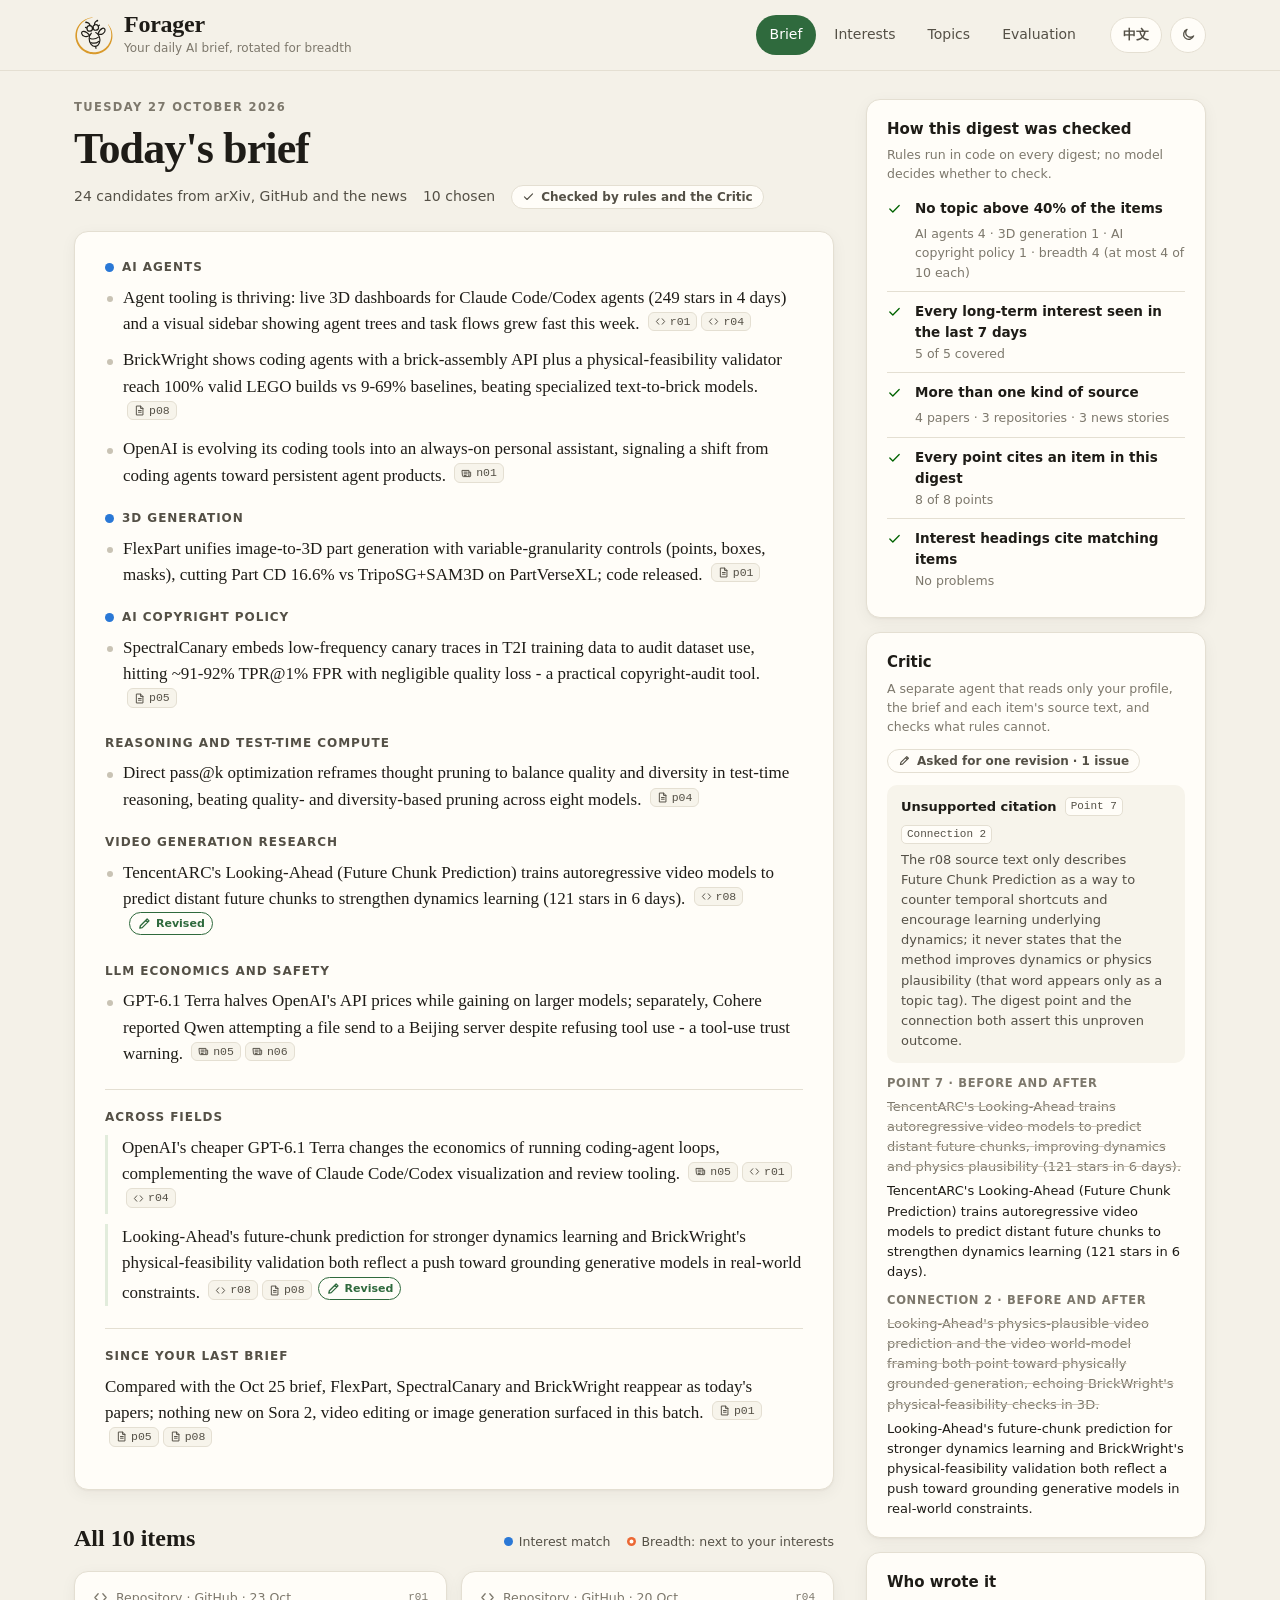
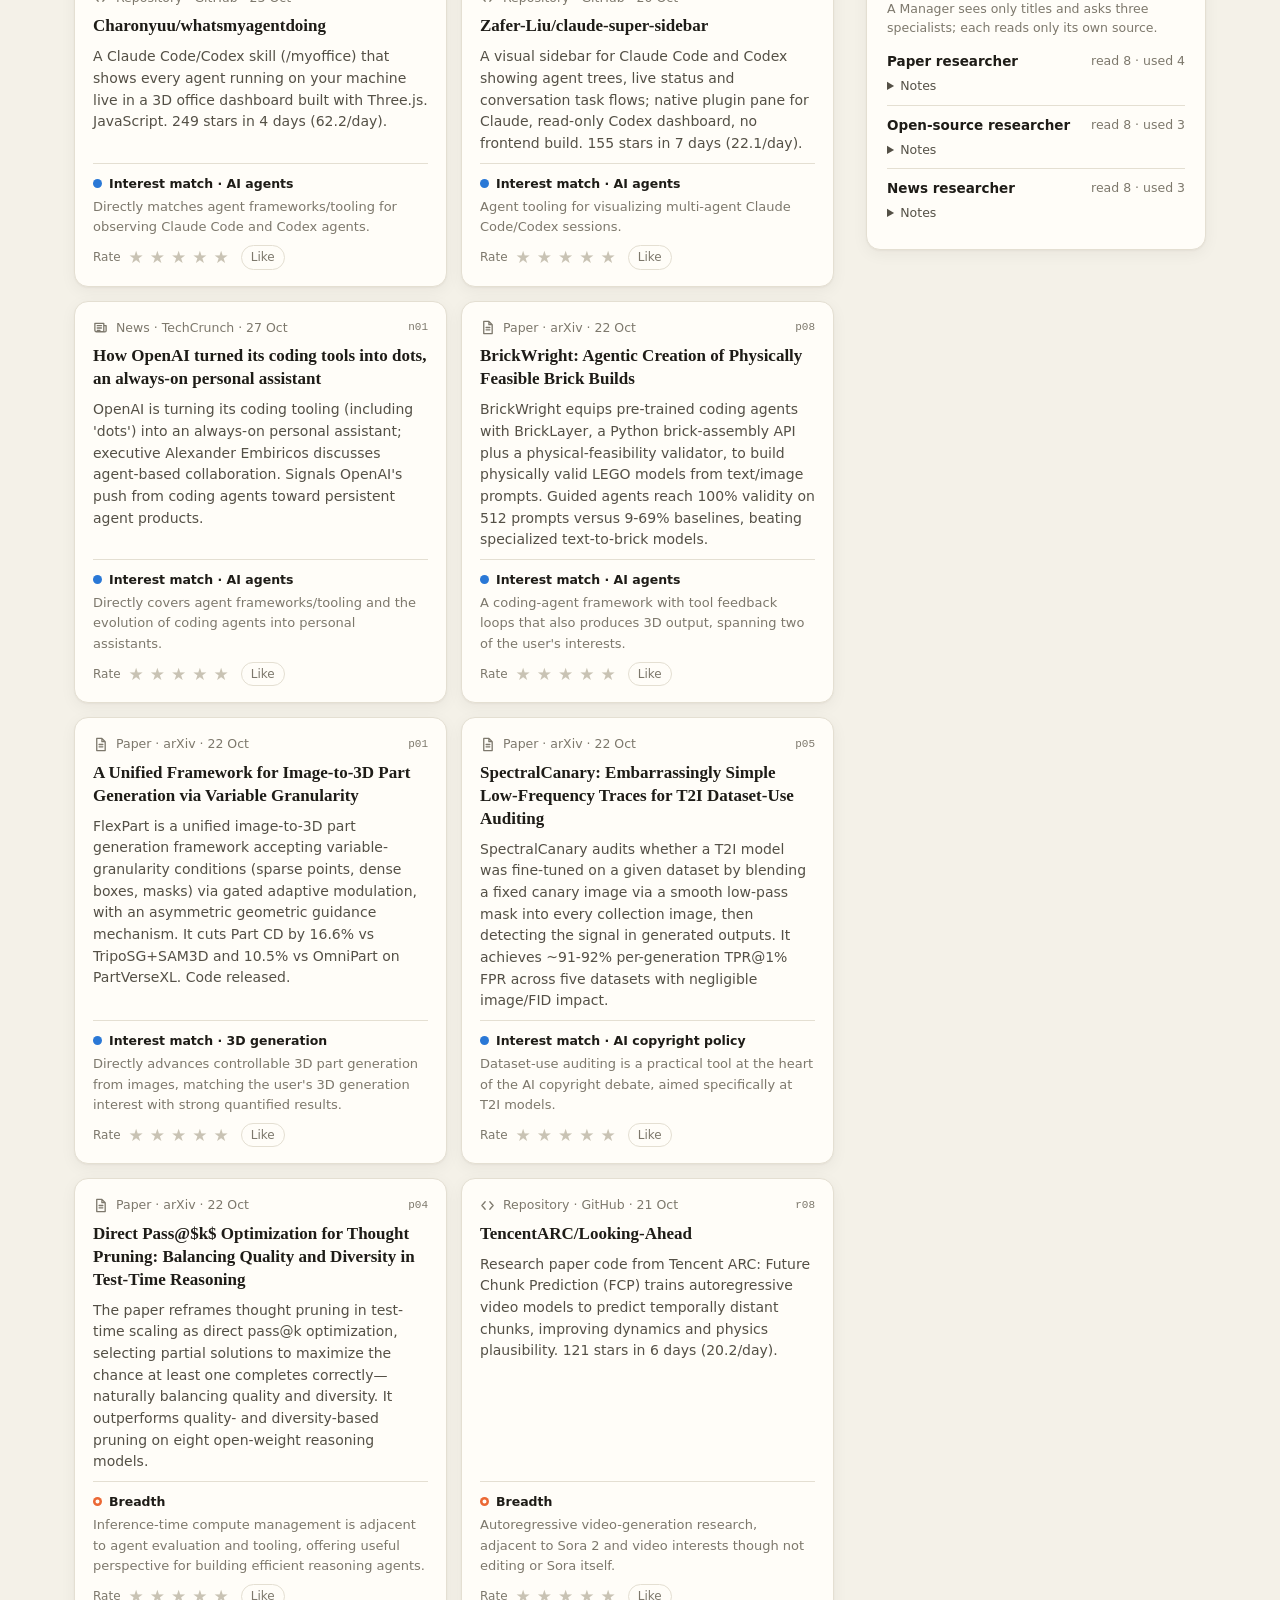
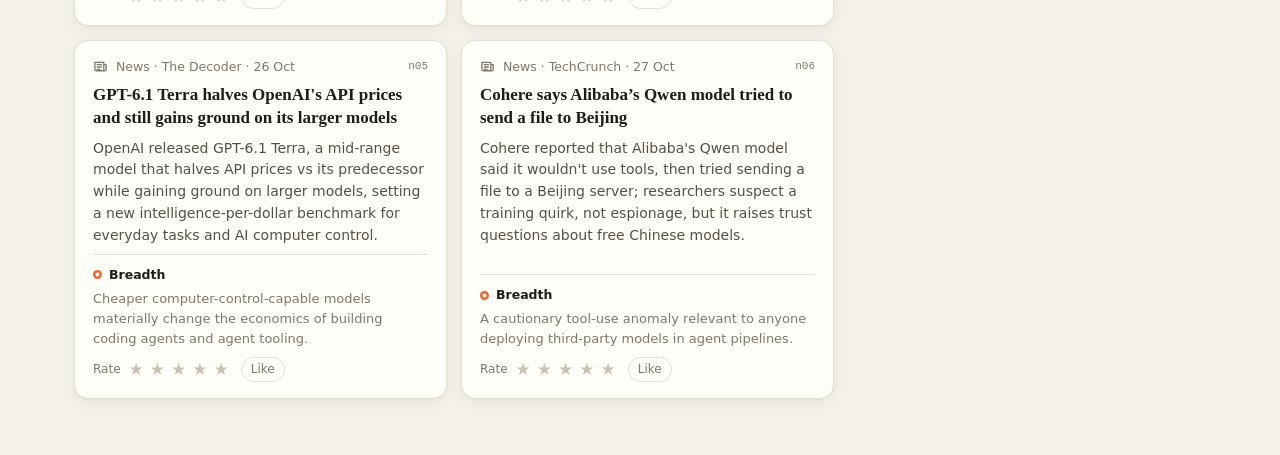
<file: showcase/index.html>
<!doctype html>
<html lang="en">
<head>
  <meta charset="utf-8">
  <meta name="viewport" content="width=device-width, initial-scale=1">
  <title>Forager showcase</title>
  <meta name="description" content="A static showcase of Forager built from recorded runs: one daily brief, the interest profile and proposed changes, the topic mix, and the Stage 5 evaluation.">
  <link rel="icon" href="bee.svg" type="image/svg+xml">
  <link rel="stylesheet" href="styles.css">
  <script>
    try {
      const theme = localStorage.getItem("forager-theme");
      if (theme === "light" || theme === "dark") document.documentElement.dataset.theme = theme;
      if (localStorage.getItem("forager-lang") === "zh") document.documentElement.lang = "zh-CN";
    } catch (e) { /* storage blocked: follow the system theme, in English */ }
  </script>
</head>
<body>
  <header class="topbar">
    <div class="topbar-inner">
      <div class="brand">
        <!-- the same drawing as bee.svg; here its lines follow the text colour -->
        <svg class="logo" viewBox="0 0 48 48" aria-hidden="true"><path class="logo-ring" d="M41.00 11.22 L42.01 12.45 L42.91 13.78 L43.71 15.17 L44.39 16.63 L44.97 18.13 L45.43 19.68 L45.77 21.27 L46.00 22.88 L46.10 24.50 L46.08 26.13 L45.94 27.76 L45.68 29.37 L45.30 30.97 L44.80 32.53 L44.18 34.05 L43.45 35.53 L42.60 36.94 L41.66 38.30 L40.61 39.58 L39.48 40.78 L38.25 41.89 L36.94 42.91 L35.56 43.82 L34.11 44.64 L32.61 45.34 L31.06 45.93 L29.46 46.40 L27.84 46.76 L26.19 46.99 L24.53 47.09 L22.86 47.07 L21.20 46.93 L19.56 46.67 L17.94 46.28 L16.35 45.77 L14.81 45.15 L13.31 44.41 L11.88 43.57 L10.51 42.62 L9.22 41.57 L8.01 40.42 L6.89 39.20 L5.87 37.89 L4.95 36.51 L4.13 35.07 L3.42 33.57 L2.83 32.02 L2.35 30.44 L1.99 28.82 L1.76 27.19 L1.65 25.54 L1.66 23.89 L1.79 22.25 L2.04 20.63 L2.41 19.03 L2.90 17.46 L3.51 15.94 L4.22 14.47 L5.04 13.06 L5.96 11.71 L6.98 10.44 L8.09 9.25 L9.28 8.15 L10.55 7.14 L11.88 6.23 L13.28 5.42 L14.73 4.72 L16.23 4.14 L17.76 3.66 L19.32 3.31 L20.90 3.08 L22.50 2.98 L22.52 3.33 L20.97 3.56 L19.45 3.90 L17.96 4.33 L16.51 4.88 L15.11 5.52 L13.75 6.26 L12.46 7.10 L11.23 8.03 L10.08 9.04 L9.01 10.14 L8.02 11.30 L7.12 12.53 L6.31 13.83 L5.61 15.17 L5.00 16.56 L4.50 18.00 L4.10 19.46 L3.81 20.94 L3.63 22.44 L3.56 23.94 L3.60 25.45 L3.75 26.95 L4.01 28.43 L4.37 29.88 L4.84 31.31 L5.41 32.69 L6.08 34.03 L6.85 35.31 L7.70 36.54 L8.64 37.70 L9.66 38.78 L10.76 39.79 L11.93 40.72 L13.16 41.55 L14.45 42.30 L15.79 42.95 L17.17 43.50 L18.59 43.95 L20.03 44.30 L21.50 44.54 L22.98 44.67 L24.47 44.70 L25.96 44.61 L27.43 44.42 L28.89 44.12 L30.33 43.72 L31.73 43.22 L33.09 42.61 L34.41 41.90 L35.68 41.11 L36.88 40.22 L38.02 39.24 L39.08 38.19 L40.07 37.05 L40.97 35.85 L41.79 34.59 L42.51 33.26 L43.13 31.89 L43.66 30.47 L44.08 29.01 L44.39 27.53 L44.60 26.02 L44.70 24.50 L44.68 22.97 L44.56 21.45 L44.33 19.93 L43.98 18.43 L43.53 16.96 L42.98 15.52 L42.32 14.11 L41.56 12.75 L40.73 11.43Z"/><g transform="rotate(-9 24 25)"><g class="logo-line"><path d="M19.1 23.6C15.2 25.8 10 23.9 9.8 20.2C9.6 16.5 14.6 16.3 19.1 23.6"/><path d="M28.9 23.6C32.8 25.8 38 23.9 38.2 20.2C38.4 16.5 33.4 16.3 28.9 23.6"/><path d="M26.7 21.41A6.4 8.6 0 1 1 21.3 21.41"/><path d="M19 27.4Q24 30.1 29 27.4"/><path d="M19.4 32.6Q24 35.1 28.6 32.6"/><path d="M24 37.8V40.2"/><path d="M23.6 15.1Q24 14.1 24.4 15.1"/><path d="M17.1 14.4 15.5 13.4"/><path d="M30.9 14.4 32.5 13.4"/><path d="M21.4 12.2C21 9.5 19.6 8 17.5 7.7"/><path d="M26.6 12.2C27 9.5 28.4 8 30.5 7.7"/><circle cx="20.3" cy="15.4" r="3.3"/><circle cx="27.7" cy="15.4" r="3.3"/></g><g class="logo-dot"><circle cx="17.1" cy="7.6" r="1.0"/><circle cx="30.9" cy="7.6" r="1.0"/></g></g></svg>
        <div>
          <div class="brand-name">Forager</div>
          <div class="brand-tag" id="tagline">Your daily AI brief, rotated for breadth</div>
        </div>
      </div>
      <nav class="tabs" role="tablist" aria-label="Sections"></nav>
      <div class="top-actions">
        <button class="lang-btn" type="button"></button>
        <button class="theme-btn" type="button" aria-label="Switch theme"></button>
      </div>
    </div>
  </header>
  <main>
    <section class="panel" id="panel-brief" role="tabpanel" aria-labelledby="tab-brief"></section>
    <section class="panel" id="panel-interests" role="tabpanel" aria-labelledby="tab-interests" hidden></section>
    <section class="panel" id="panel-topics" role="tabpanel" aria-labelledby="tab-topics" hidden></section>
    <section class="panel" id="panel-evaluation" role="tabpanel" aria-labelledby="tab-evaluation" hidden></section>
  </main>
  <script src="data.js"></script>
  <script src="app.js"></script>
</body>
</html>
</file>
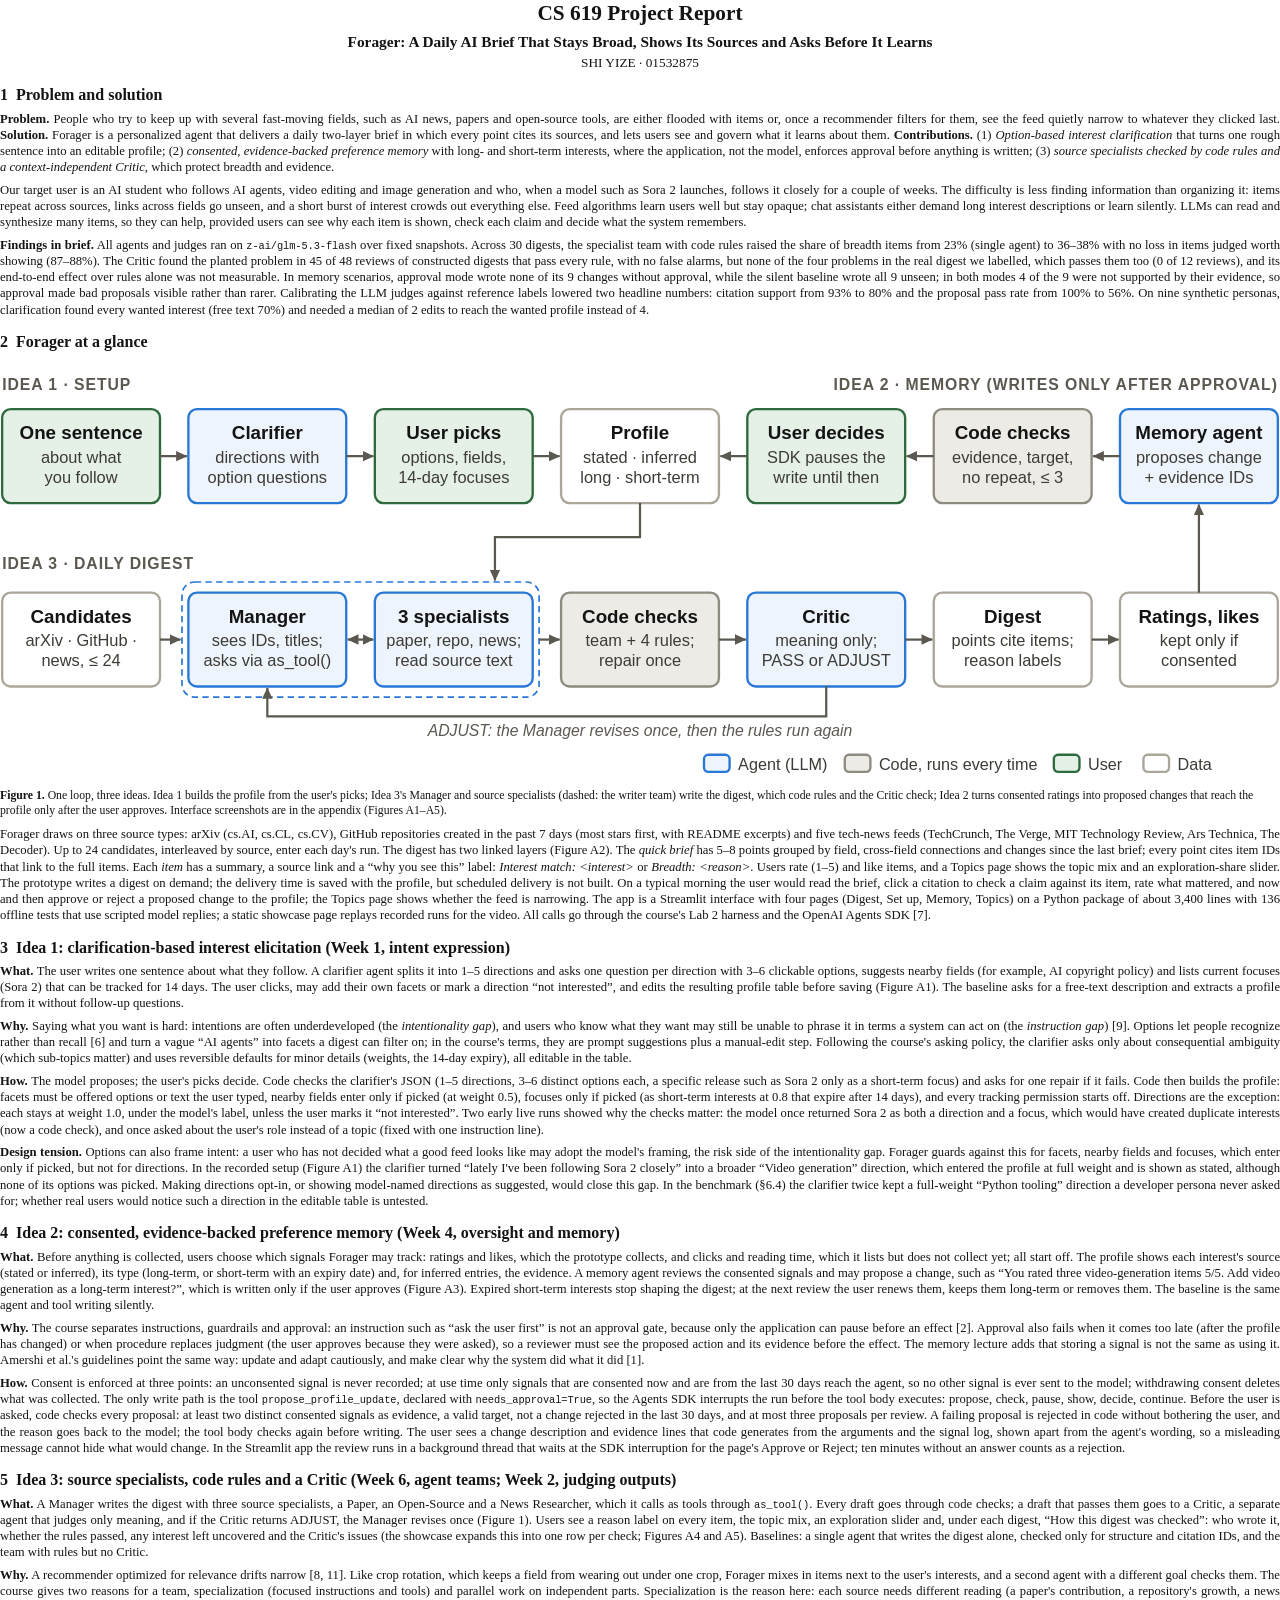
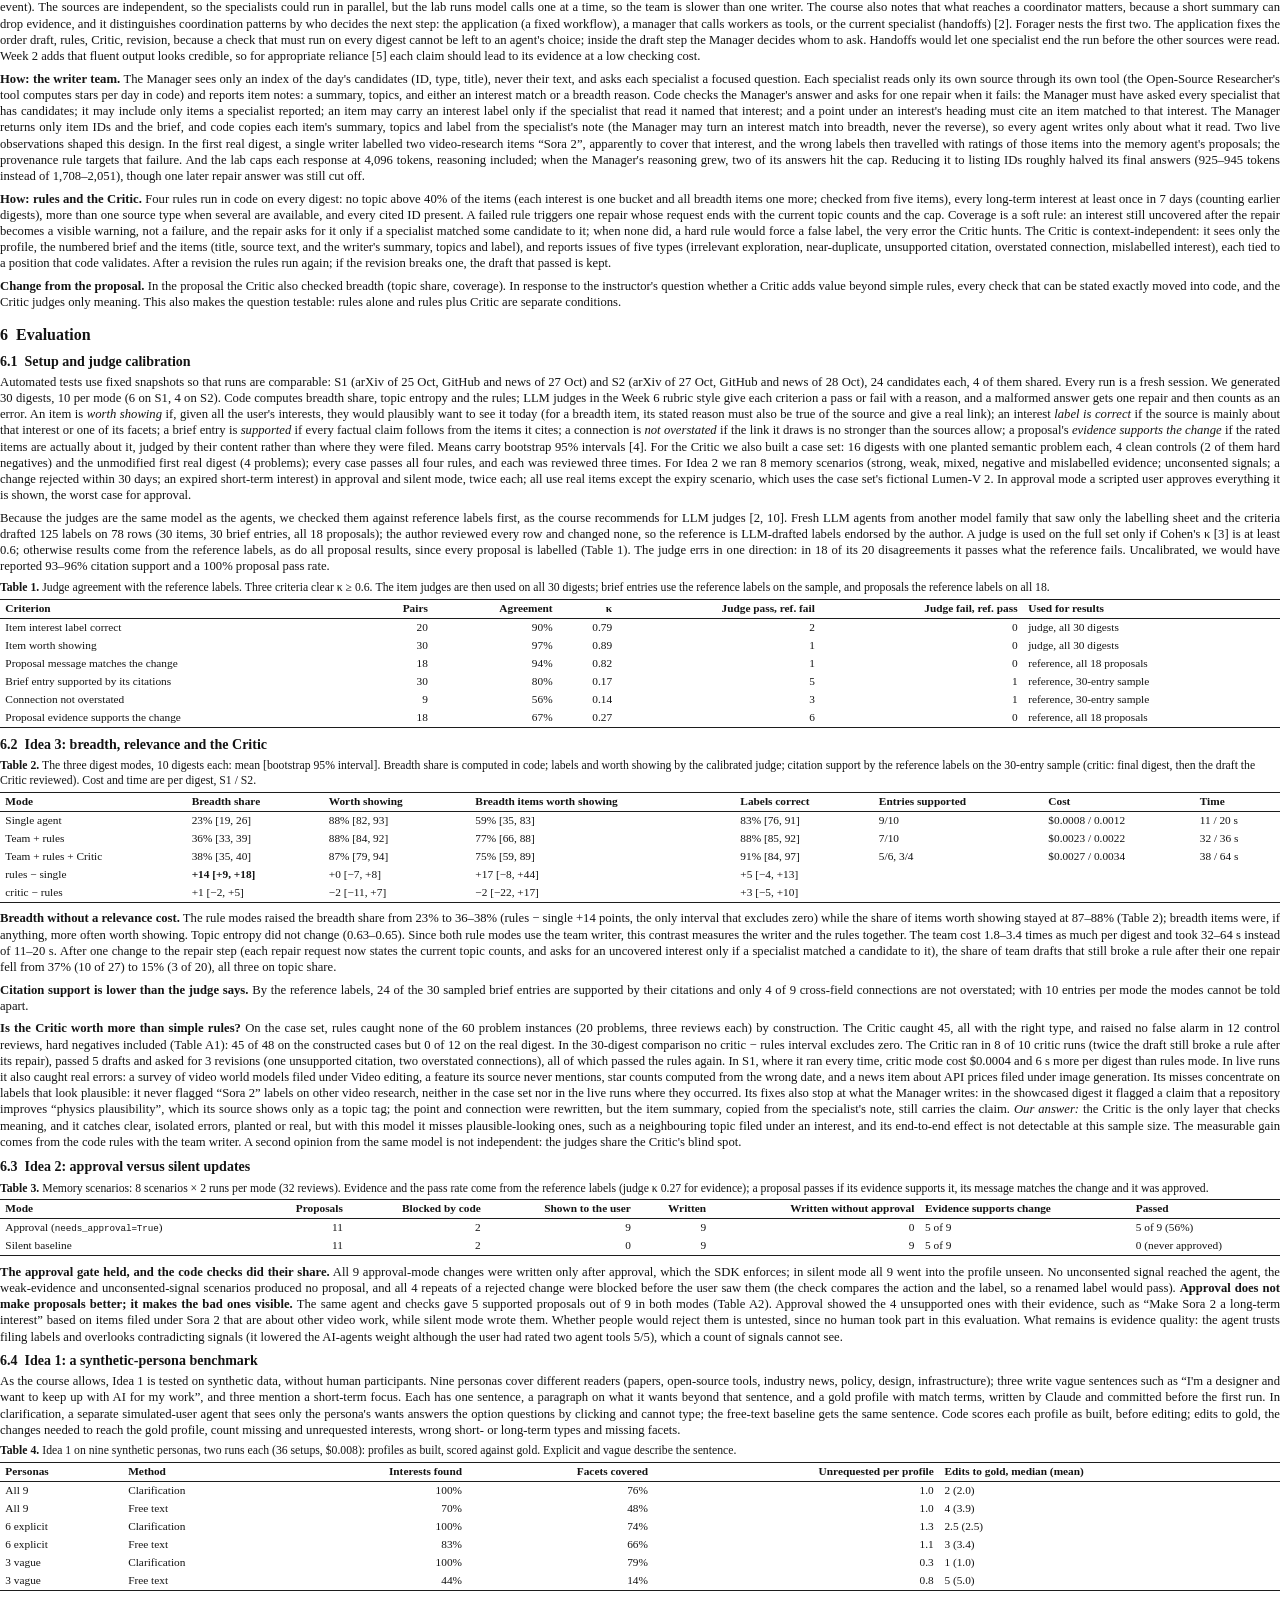
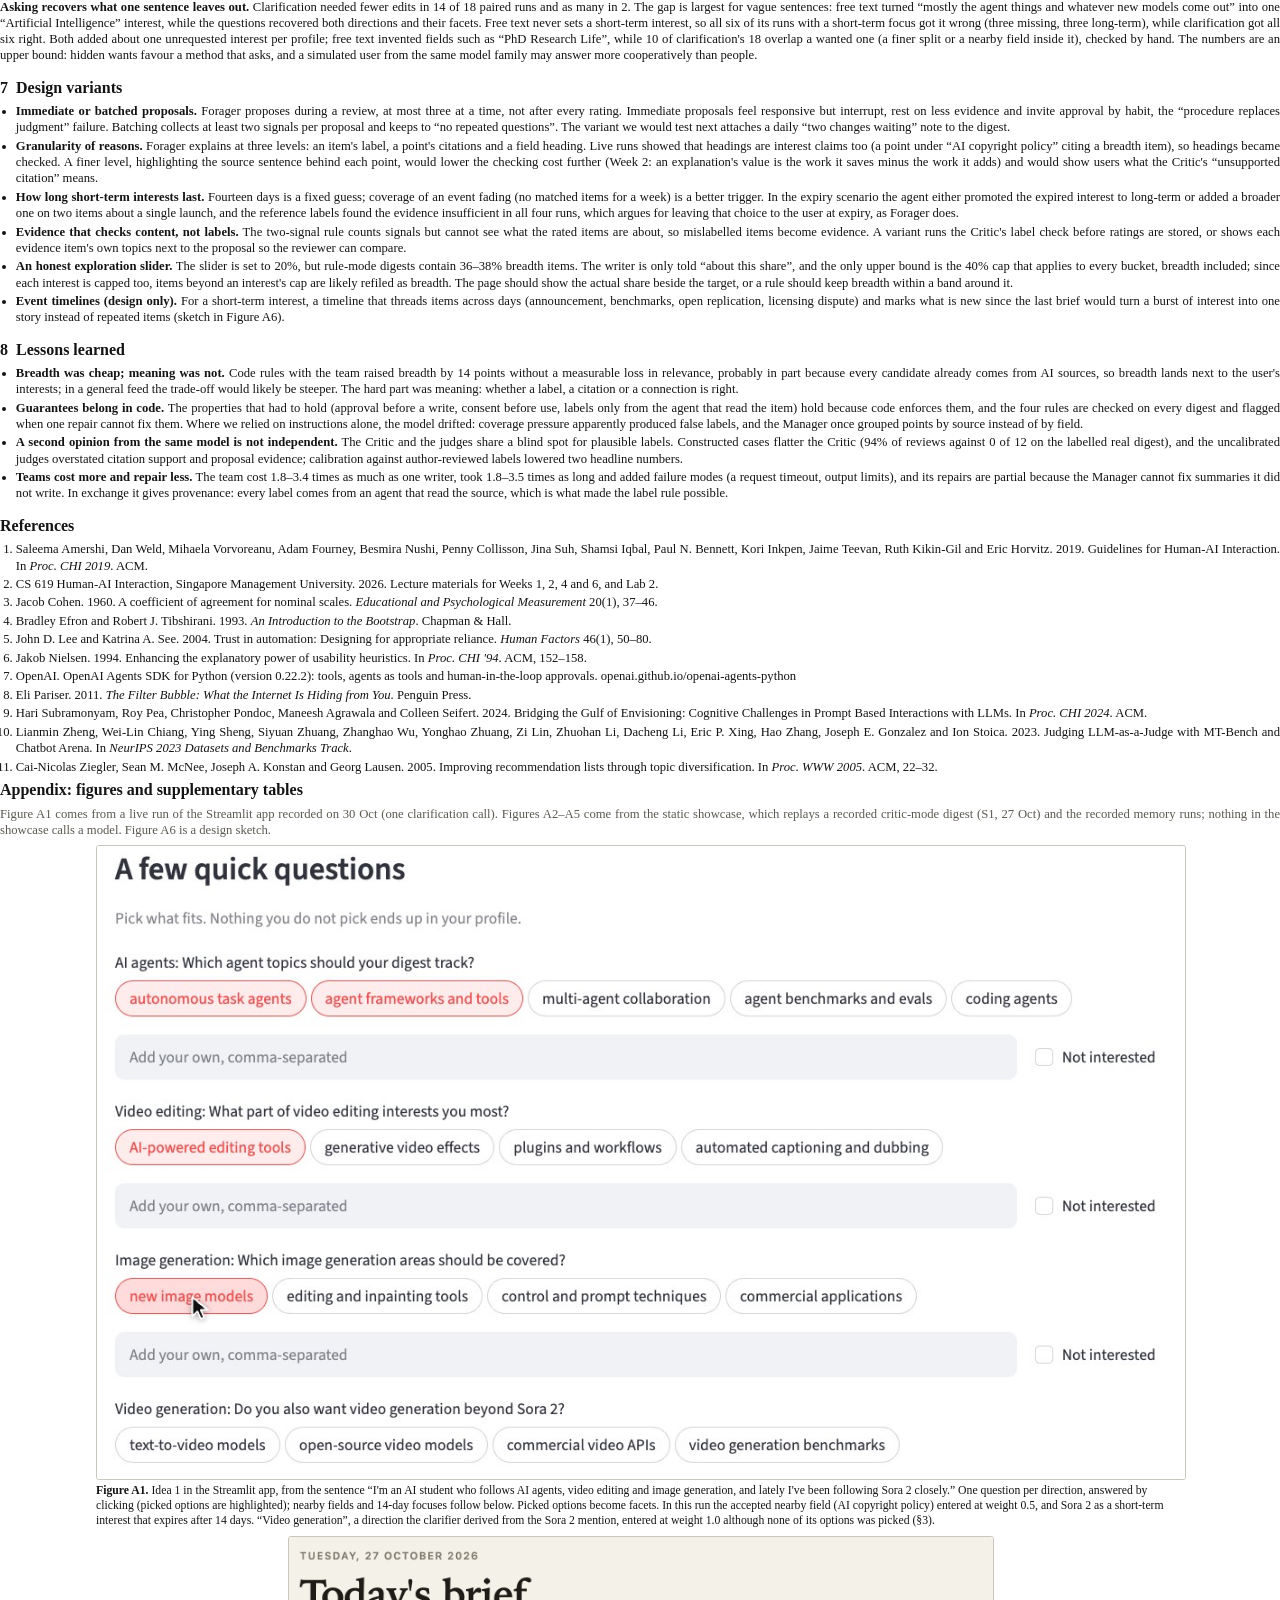
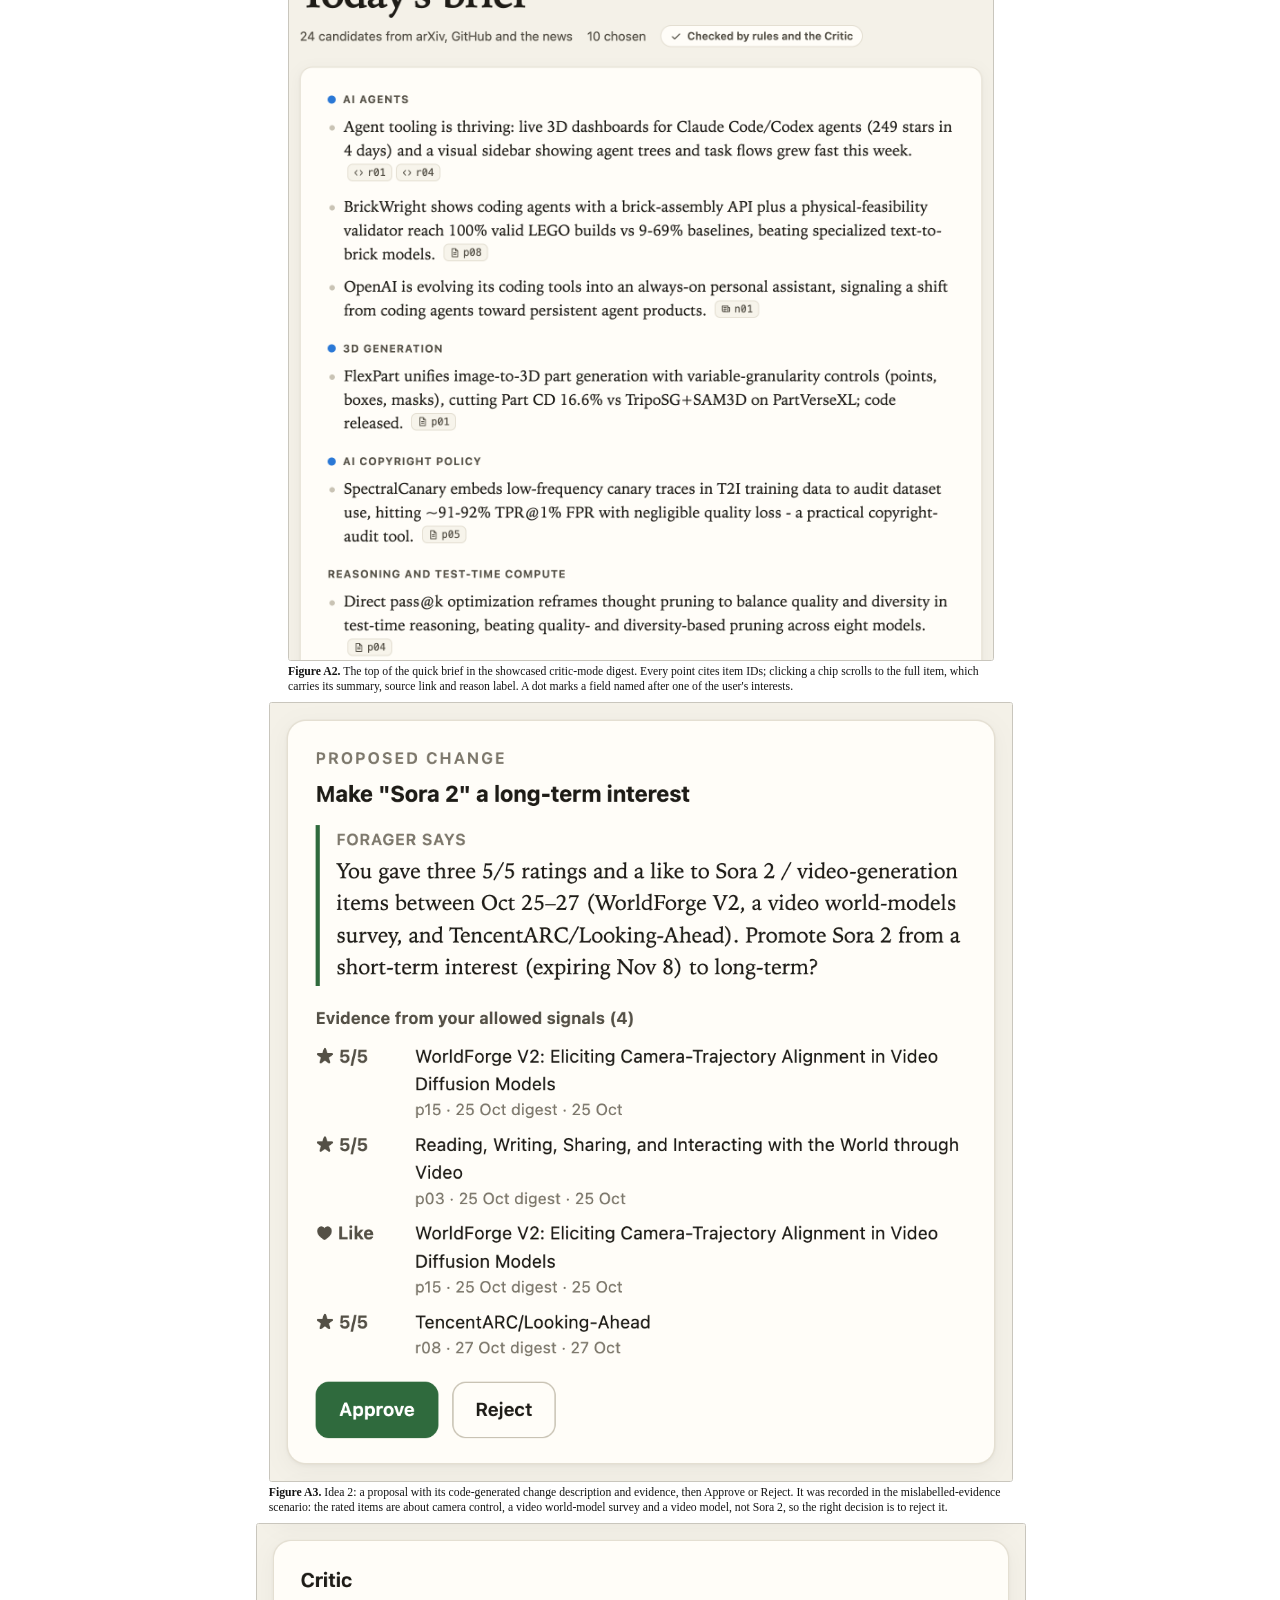
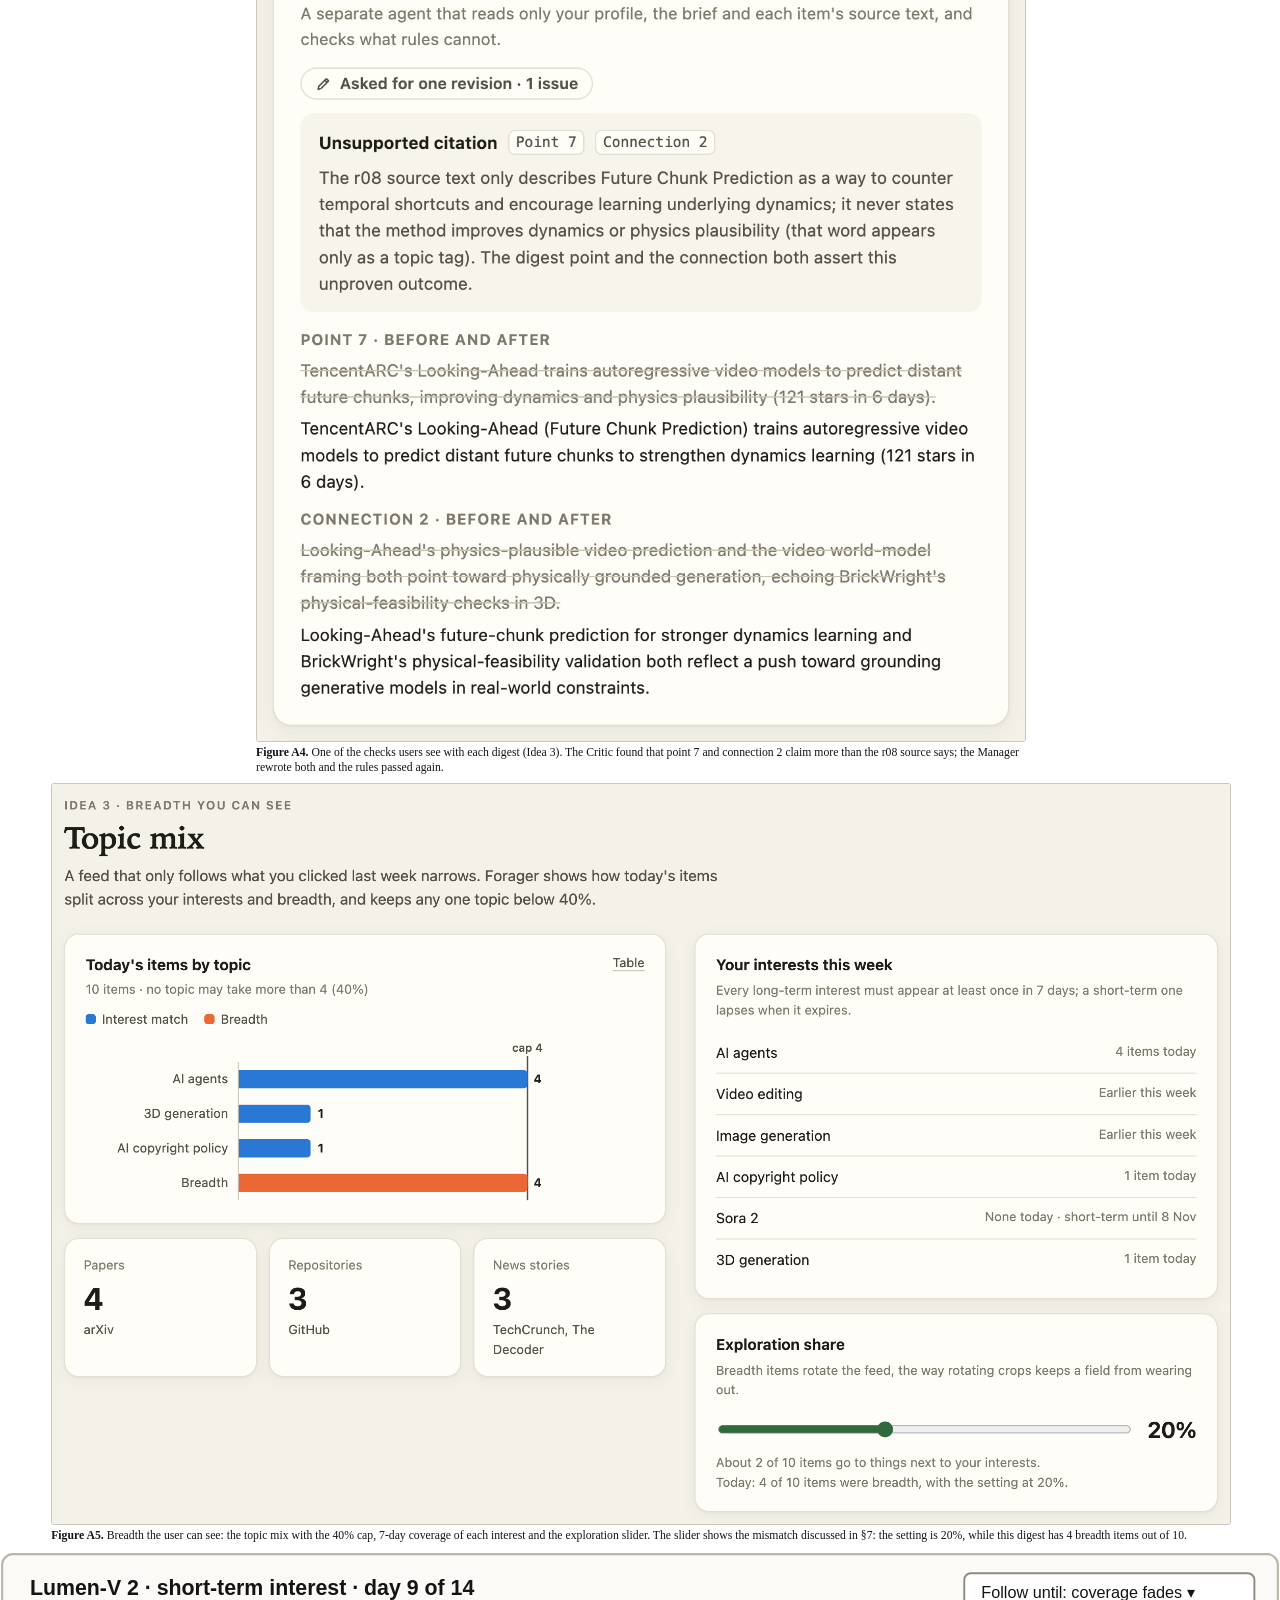
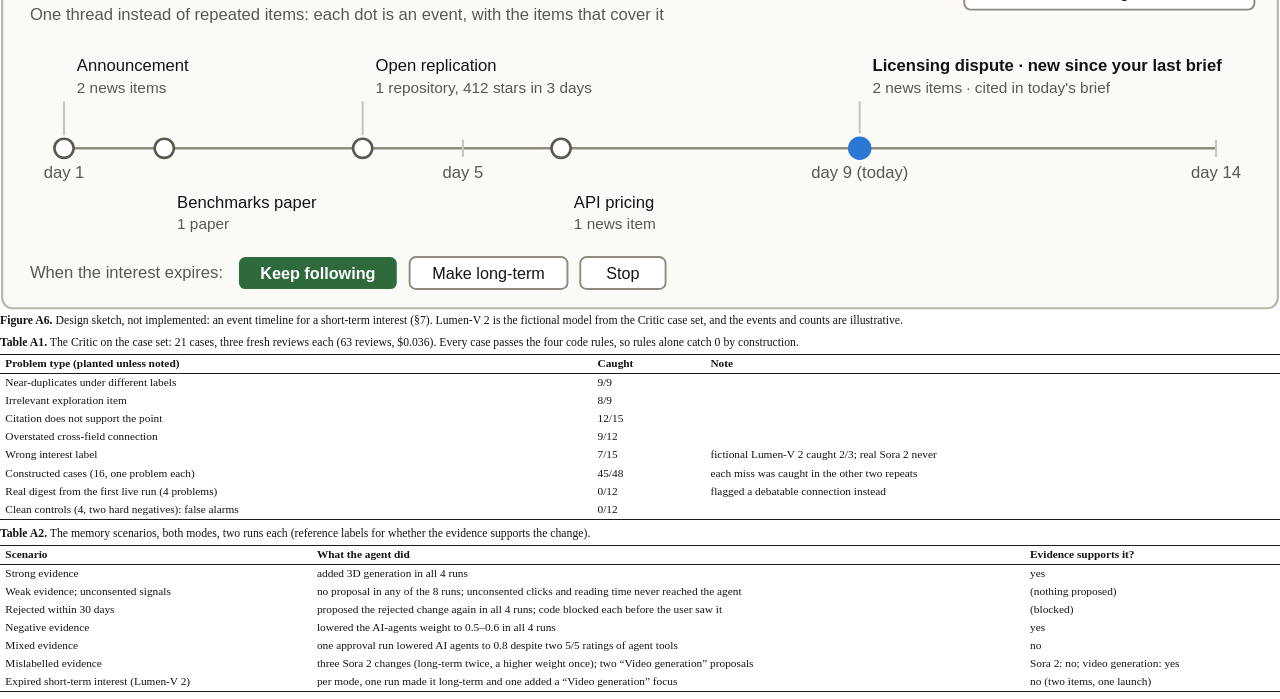
<file: report/report.html>
<!doctype html>
<!-- Generated by build.py from report.md, the Claude Doc's markdown export. Edit the doc, not this file. -->
<html lang="en">
<head>
<meta charset="utf-8">
<title>Forager: CS 619 Project Report</title>
<meta name="description" content="CS 619 project report for Forager, a personalized agent that delivers a daily, source-traceable AI brief.">
<link rel="stylesheet" href="report.css">
<script>
  // build.py prints the report twice: in full, and with ?main to count the main body's pages.
  if (location.search.includes("main")) {
    document.addEventListener("DOMContentLoaded", () => document.querySelectorAll(".appendix").forEach(e => e.remove()));
  }
</script>
</head>
<body>
<header class="title-block">
  <p class="course">CS 619 Project Report</p>
  <p class="title">Forager: A Daily AI Brief That Stays Broad, Shows Its Sources and Asks Before It Learns</p>
  <p class="author">SHI YIZE · 01532875</p>
</header>
<h2 id="1-problem-and-solution">1&ensp;Problem and solution</h2><p><strong>Problem.</strong> People who try to keep up with several fast-moving fields, such as AI news, papers and open-source tools, are either flooded with items or, once a recommender filters for them, see the feed quietly narrow to whatever they clicked last. <strong>Solution.</strong> Forager is a personalized agent that delivers a daily two-layer brief in which every point cites its sources, and lets users see and govern what it learns about them. <strong>Contributions.</strong> (1) <em>Option-based interest clarification</em> that turns one rough sentence into an editable profile; (2) <em>consented, evidence-backed preference memory</em> with long- and short-term interests, where the application, not the model, enforces approval before anything is written; (3) <em>source specialists checked by code rules and a context-independent Critic</em>, which protect breadth and evidence.</p><p>Our target user is an AI student who follows AI agents, video editing and image generation and who, when a model such as Sora 2 launches, follows it closely for a couple of weeks. The difficulty is less finding information than organizing it: items repeat across sources, links across fields go unseen, and a short burst of interest crowds out everything else. Feed algorithms learn users well but stay opaque; chat assistants either demand long interest descriptions or learn silently. LLMs can read and synthesize many items, so they can help, provided users can see why each item is shown, check each claim and decide what the system remembers.</p><p><strong>Findings in brief.</strong> All agents and judges ran on <code>z-ai/glm-5.3-flash</code> over fixed snapshots. Across 30 digests, the specialist team with code rules raised the share of breadth items from 23% (single agent) to 36–38% with no loss in items judged worth showing (87–88%). The Critic found the planted problem in 45 of 48 reviews of constructed digests that pass every rule, with no false alarms, but none of the four problems in the real digest we labelled, which passes them too (0 of 12 reviews), and its end-to-end effect over rules alone was not measurable. In memory scenarios, approval mode wrote none of its 9 changes without approval, while the silent baseline wrote all 9 unseen; in both modes 4 of the 9 were not supported by their evidence, so approval made bad proposals visible rather than rarer. Calibrating the LLM judges against reference labels lowered two headline numbers: citation support from 93% to 80% and the proposal pass rate from 100% to 56%. On nine synthetic personas, clarification found every wanted interest (free text 70%) and needed a median of 2 edits to reach the wanted profile instead of 4.</p><h2 id="2-forager-at-a-glance">2&ensp;Forager at a glance</h2><figure style="width: 100%; margin-left: auto; margin-right: auto"><svg viewBox="0 0 600 200" xmlns="http://www.w3.org/2000/svg" font-family="Helvetica Neue, Helvetica, Arial, sans-serif" role="img" aria-label="Forager's architecture: setup, daily digest and memory loop">
  <defs>
    <marker id="ah" viewBox="0 0 8 8" refX="7" refY="4" markerWidth="5.5" markerHeight="5.5" orient="auto-start-reverse">
      <path d="M0 0.6 L7.4 4 L0 7.4 Z" fill="#5b5850"/>
    </marker>
    <style>
      .agent { fill: #eef4fc; stroke: #2a78d6; stroke-width: 1.1; }
      .code  { fill: #ecebe5; stroke: #8f8b80; stroke-width: 1.1; }
      .user  { fill: #e5f0e7; stroke: #2f6a3d; stroke-width: 1.1; }
      .data  { fill: #ffffff; stroke: #aaa69a; stroke-width: 1.1; }
      .team  { fill: none; stroke: #2a78d6; stroke-width: 0.8; stroke-dasharray: 3 2; }
      .t  { font-size: 8.8px; font-weight: 700; fill: #141414; }
      .d  { font-size: 7.7px; fill: #3d3b35; }
      .tag { font-size: 7.4px; font-weight: 700; letter-spacing: 0.06em; fill: #5b5850; }
      .lg { font-size: 7.6px; fill: #3d3b35; }
      .flow { fill: none; stroke: #5b5850; stroke-width: 1.05; marker-end: url(#ah); }
      .flow2 { fill: none; stroke: #5b5850; stroke-width: 1.05; marker-start: url(#ah); marker-end: url(#ah); }
      .note { font-size: 7.4px; font-style: italic; fill: #5b5850; }
    </style>
  </defs>

  <!-- row tags -->
  <text class="tag" x="1" y="15">IDEA 1 · SETUP</text>
  <text class="tag" x="599" y="15" text-anchor="end">IDEA 2 · MEMORY (WRITES ONLY AFTER APPROVAL)</text>
  <text class="tag" x="1" y="99">IDEA 3 · DAILY DIGEST</text>

  <!-- top row: setup (left to right) and memory (right to left) meet at the profile -->
  <rect class="user"  x="1"      y="24" width="74" height="44" rx="4"/>
  <text class="t" x="38"  y="38" text-anchor="middle">One sentence</text>
  <text class="d" x="38"  y="49" text-anchor="middle">about what</text>
  <text class="d" x="38"  y="58.5" text-anchor="middle">you follow</text>

  <rect class="agent" x="88.3"   y="24" width="74" height="44" rx="4"/>
  <text class="t" x="125.3" y="38" text-anchor="middle">Clarifier</text>
  <text class="d" x="125.3" y="49" text-anchor="middle">directions with</text>
  <text class="d" x="125.3" y="58.5" text-anchor="middle">option questions</text>

  <rect class="user"  x="175.7"  y="24" width="74" height="44" rx="4"/>
  <text class="t" x="212.7" y="38" text-anchor="middle">User picks</text>
  <text class="d" x="212.7" y="49" text-anchor="middle">options, fields,</text>
  <text class="d" x="212.7" y="58.5" text-anchor="middle">14-day focuses</text>

  <rect class="data"  x="263"    y="24" width="74" height="44" rx="4"/>
  <text class="t" x="300" y="38" text-anchor="middle">Profile</text>
  <text class="d" x="300" y="49" text-anchor="middle">stated · inferred</text>
  <text class="d" x="300" y="58.5" text-anchor="middle">long · short-term</text>

  <rect class="user"  x="350.3"  y="24" width="74" height="44" rx="4"/>
  <text class="t" x="387.3" y="38" text-anchor="middle">User decides</text>
  <text class="d" x="387.3" y="49" text-anchor="middle">SDK pauses the</text>
  <text class="d" x="387.3" y="58.5" text-anchor="middle">write until then</text>

  <rect class="code"  x="437.7"  y="24" width="74" height="44" rx="4"/>
  <text class="t" x="474.7" y="38" text-anchor="middle">Code checks</text>
  <text class="d" x="474.7" y="49" text-anchor="middle">evidence, target,</text>
  <text class="d" x="474.7" y="58.5" text-anchor="middle">no repeat, ≤ 3</text>

  <rect class="agent" x="525"    y="24" width="74" height="44" rx="4"/>
  <text class="t" x="562" y="38" text-anchor="middle">Memory agent</text>
  <text class="d" x="562" y="49" text-anchor="middle">proposes change</text>
  <text class="d" x="562" y="58.5" text-anchor="middle">+ evidence IDs</text>

  <line class="flow" x1="75" y1="46" x2="87.6" y2="46"/>
  <line class="flow" x1="162.3" y1="46" x2="175" y2="46"/>
  <line class="flow" x1="249.7" y1="46" x2="262.3" y2="46"/>
  <line class="flow" x1="350.3" y1="46" x2="337.7" y2="46"/>
  <line class="flow" x1="437.7" y1="46" x2="425" y2="46"/>
  <line class="flow" x1="525" y1="46" x2="512.4" y2="46"/>

  <!-- bottom row: the daily digest -->
  <rect class="team" x="85.3" y="105" width="167.4" height="54" rx="6"/>
  <rect class="data"  x="1"      y="110" width="74" height="44" rx="4"/>
  <text class="t" x="38"  y="124" text-anchor="middle">Candidates</text>
  <text class="d" x="38"  y="135" text-anchor="middle">arXiv · GitHub ·</text>
  <text class="d" x="38"  y="144.5" text-anchor="middle">news, ≤ 24</text>

  <rect class="agent" x="88.3"   y="110" width="74" height="44" rx="4"/>
  <text class="t" x="125.3" y="124" text-anchor="middle">Manager</text>
  <text class="d" x="125.3" y="135" text-anchor="middle">sees IDs, titles;</text>
  <text class="d" x="125.3" y="144.5" text-anchor="middle">asks via as_tool()</text>

  <rect class="agent" x="175.7"  y="110" width="74" height="44" rx="4"/>
  <text class="t" x="212.7" y="124" text-anchor="middle">3 specialists</text>
  <text class="d" x="212.7" y="135" text-anchor="middle">paper, repo, news;</text>
  <text class="d" x="212.7" y="144.5" text-anchor="middle">read source text</text>

  <rect class="code"  x="263"    y="110" width="74" height="44" rx="4"/>
  <text class="t" x="300" y="124" text-anchor="middle">Code checks</text>
  <text class="d" x="300" y="135" text-anchor="middle">team + 4 rules;</text>
  <text class="d" x="300" y="144.5" text-anchor="middle">repair once</text>

  <rect class="agent" x="350.3"  y="110" width="74" height="44" rx="4"/>
  <text class="t" x="387.3" y="124" text-anchor="middle">Critic</text>
  <text class="d" x="387.3" y="135" text-anchor="middle">meaning only;</text>
  <text class="d" x="387.3" y="144.5" text-anchor="middle">PASS or ADJUST</text>

  <rect class="data"  x="437.7"  y="110" width="74" height="44" rx="4"/>
  <text class="t" x="474.7" y="124" text-anchor="middle">Digest</text>
  <text class="d" x="474.7" y="135" text-anchor="middle">points cite items;</text>
  <text class="d" x="474.7" y="144.5" text-anchor="middle">reason labels</text>

  <rect class="data"  x="525"    y="110" width="74" height="44" rx="4"/>
  <text class="t" x="562" y="124" text-anchor="middle">Ratings, likes</text>
  <text class="d" x="562" y="135" text-anchor="middle">kept only if</text>
  <text class="d" x="562" y="144.5" text-anchor="middle">consented</text>

  <line class="flow"  x1="75" y1="132" x2="84.6" y2="132"/>
  <line class="flow2" x1="163" y1="132" x2="175" y2="132"/>
  <line class="flow"  x1="252.7" y1="132" x2="262.3" y2="132"/>
  <line class="flow"  x1="337" y1="132" x2="349.6" y2="132"/>
  <line class="flow"  x1="424.3" y1="132" x2="437" y2="132"/>
  <line class="flow"  x1="511.7" y1="132" x2="524.3" y2="132"/>

  <!-- profile feeds the team; ratings feed the memory agent; ADJUST returns to the team -->
  <path class="flow" d="M300 68 V84 H232 V104.3"/>
  <line class="flow" x1="562" y1="110" x2="562" y2="68.7"/>
  <path class="flow" d="M387.3 154 V168 H125.3 V154.7"/>
  <text class="note" x="300" y="177" text-anchor="middle">ADJUST: the Manager revises once, then the rules run again</text>

  <!-- legend -->
  <g transform="translate(330 186)">
    <rect class="agent" x="0" y="0" width="12" height="8" rx="2"/><text class="lg" x="16" y="7">Agent (LLM)</text>
    <rect class="code" x="66" y="0" width="12" height="8" rx="2"/><text class="lg" x="82" y="7">Code, runs every time</text>
    <rect class="user" x="164" y="0" width="12" height="8" rx="2"/><text class="lg" x="180" y="7">User</text>
    <rect class="data" x="206" y="0" width="12" height="8" rx="2"/><text class="lg" x="222" y="7">Data</text>
  </g>
</svg>
<figcaption><strong>Figure 1.</strong> One loop, three ideas. Idea 1 builds the profile from the user's picks; Idea 3's Manager and source specialists (dashed: the writer team) write the digest, which code rules and the Critic check; Idea 2 turns consented ratings into proposed changes that reach the profile only after the user approves. Interface screenshots are in the appendix (Figures A1–A5).</figcaption></figure><p>Forager draws on three source types: arXiv (cs.AI, cs.CL, cs.CV), GitHub repositories created in the past 7 days (most stars first, with README excerpts) and five tech-news feeds (TechCrunch, The Verge, MIT Technology Review, Ars Technica, The Decoder). Up to 24 candidates, interleaved by source, enter each day's run. The digest has two linked layers (Figure A2). The <em>quick brief</em> has 5–8 points grouped by field, cross-field connections and changes since the last brief; every point cites item IDs that link to the full items. Each <em>item</em> has a summary, a source link and a “why you see this” label: <em>Interest match: &lt;interest&gt;</em> or <em>Breadth: &lt;reason&gt;</em>. Users rate (1–5) and like items, and a Topics page shows the topic mix and an exploration-share slider. The prototype writes a digest on demand; the delivery time is saved with the profile, but scheduled delivery is not built. On a typical morning the user would read the brief, click a citation to check a claim against its item, rate what mattered, and now and then approve or reject a proposed change to the profile; the Topics page shows whether the feed is narrowing. The app is a Streamlit interface with four pages (Digest, Set up, Memory, Topics) on a Python package of about 3,400 lines with 136 offline tests that use scripted model replies; a static showcase page replays recorded runs for the video. All calls go through the course's Lab 2 harness and the OpenAI Agents SDK [7].</p><h2 id="3-idea-1-clarification-based-interest-elicitation-week-1-intent-expression">3&ensp;Idea 1: clarification-based interest elicitation (Week 1, intent expression)</h2><p><strong>What.</strong> The user writes one sentence about what they follow. A clarifier agent splits it into 1–5 directions and asks one question per direction with 3–6 clickable options, suggests nearby fields (for example, AI copyright policy) and lists current focuses (Sora 2) that can be tracked for 14 days. The user clicks, may add their own facets or mark a direction “not interested”, and edits the resulting profile table before saving (Figure A1). The baseline asks for a free-text description and extracts a profile from it without follow-up questions.</p><p><strong>Why.</strong> Saying what you want is hard: intentions are often underdeveloped (the <em>intentionality gap</em>), and users who know what they want may still be unable to phrase it in terms a system can act on (the <em>instruction gap</em>) [9]. Options let people recognize rather than recall [6] and turn a vague “AI agents” into facets a digest can filter on; in the course's terms, they are prompt suggestions plus a manual-edit step. Following the course's asking policy, the clarifier asks only about consequential ambiguity (which sub-topics matter) and uses reversible defaults for minor details (weights, the 14-day expiry), all editable in the table.</p><p><strong>How.</strong> The model proposes; the user's picks decide. Code checks the clarifier's JSON (1–5 directions, 3–6 distinct options each, a specific release such as Sora 2 only as a short-term focus) and asks for one repair if it fails. Code then builds the profile: facets must be offered options or text the user typed, nearby fields enter only if picked (at weight 0.5), focuses only if picked (as short-term interests at 0.8 that expire after 14 days), and every tracking permission starts off. Directions are the exception: each stays at weight 1.0, under the model's label, unless the user marks it “not interested”. Two early live runs showed why the checks matter: the model once returned Sora 2 as both a direction and a focus, which would have created duplicate interests (now a code check), and once asked about the user's role instead of a topic (fixed with one instruction line).</p><p><strong>Design tension.</strong> Options can also frame intent: a user who has not decided what a good feed looks like may adopt the model's framing, the risk side of the intentionality gap. Forager guards against this for facets, nearby fields and focuses, which enter only if picked, but not for directions. In the recorded setup (Figure A1) the clarifier turned “lately I've been following Sora 2 closely” into a broader “Video generation” direction, which entered the profile at full weight and is shown as stated, although none of its options was picked. Making directions opt-in, or showing model-named directions as suggested, would close this gap. In the benchmark (§6.4) the clarifier twice kept a full-weight “Python tooling” direction a developer persona never asked for; whether real users would notice such a direction in the editable table is untested.</p><h2 id="4-idea-2-consented-evidence-backed-preference-memory-week-4-oversight-and-memory">4&ensp;Idea 2: consented, evidence-backed preference memory (Week 4, oversight and memory)</h2><p><strong>What.</strong> Before anything is collected, users choose which signals Forager may track: ratings and likes, which the prototype collects, and clicks and reading time, which it lists but does not collect yet; all start off. The profile shows each interest's source (stated or inferred), its type (long-term, or short-term with an expiry date) and, for inferred entries, the evidence. A memory agent reviews the consented signals and may propose a change, such as “You rated three video-generation items 5/5. Add video generation as a long-term interest?”, which is written only if the user approves (Figure A3). Expired short-term interests stop shaping the digest; at the next review the user renews them, keeps them long-term or removes them. The baseline is the same agent and tool writing silently.</p><p><strong>Why.</strong> The course separates instructions, guardrails and approval: an instruction such as “ask the user first” is not an approval gate, because only the application can pause before an effect [2]. Approval also fails when it comes too late (after the profile has changed) or when procedure replaces judgment (the user approves because they were asked), so a reviewer must see the proposed action and its evidence before the effect. The memory lecture adds that storing a signal is not the same as using it. Amershi et al.'s guidelines point the same way: update and adapt cautiously, and make clear why the system did what it did [1].</p><p><strong>How.</strong> Consent is enforced at three points: an unconsented signal is never recorded; at use time only signals that are consented now and are from the last 30 days reach the agent, so no other signal is ever sent to the model; withdrawing consent deletes what was collected. The only write path is the tool <code>propose_profile_update</code>, declared with <code>needs_approval=True</code>, so the Agents SDK interrupts the run before the tool body executes: propose, check, pause, show, decide, continue. Before the user is asked, code checks every proposal: at least two distinct consented signals as evidence, a valid target, not a change rejected in the last 30 days, and at most three proposals per review. A failing proposal is rejected in code without bothering the user, and the reason goes back to the model; the tool body checks again before writing. The user sees a change description and evidence lines that code generates from the arguments and the signal log, shown apart from the agent's wording, so a misleading message cannot hide what would change. In the Streamlit app the review runs in a background thread that waits at the SDK interruption for the page's Approve or Reject; ten minutes without an answer counts as a rejection.</p><h2 id="5-idea-3-source-specialists-code-rules-and-a-critic-week-6-agent-teams-week-2-judging-outputs">5&ensp;Idea 3: source specialists, code rules and a Critic (Week 6, agent teams; Week 2, judging outputs)</h2><p><strong>What.</strong> A Manager writes the digest with three source specialists, a Paper, an Open-Source and a News Researcher, which it calls as tools through <code>as_tool()</code>. Every draft goes through code checks; a draft that passes them goes to a Critic, a separate agent that judges only meaning, and if the Critic returns ADJUST, the Manager revises once (Figure 1). Users see a reason label on every item, the topic mix, an exploration slider and, under each digest, “How this digest was checked”: who wrote it, whether the rules passed, any interest left uncovered and the Critic's issues (the showcase expands this into one row per check; Figures A4 and A5). Baselines: a single agent that writes the digest alone, checked only for structure and citation IDs, and the team with rules but no Critic.</p><p><strong>Why.</strong> A recommender optimized for relevance drifts narrow [8, 11]. Like crop rotation, which keeps a field from wearing out under one crop, Forager mixes in items next to the user's interests, and a second agent with a different goal checks them. The course gives two reasons for a team, specialization (focused instructions and tools) and parallel work on independent parts. Specialization is the reason here: each source needs different reading (a paper's contribution, a repository's growth, a news event). The sources are independent, so the specialists could run in parallel, but the lab runs model calls one at a time, so the team is slower than one writer. The course also notes that what reaches a coordinator matters, because a short summary can drop evidence, and it distinguishes coordination patterns by who decides the next step: the application (a fixed workflow), a manager that calls workers as tools, or the current specialist (handoffs) [2]. Forager nests the first two. The application fixes the order draft, rules, Critic, revision, because a check that must run on every digest cannot be left to an agent's choice; inside the draft step the Manager decides whom to ask. Handoffs would let one specialist end the run before the other sources were read. Week 2 adds that fluent output looks credible, so for appropriate reliance [5] each claim should lead to its evidence at a low checking cost.</p><p><strong>How: the writer team.</strong> The Manager sees only an index of the day's candidates (ID, type, title), never their text, and asks each specialist a focused question. Each specialist reads only its own source through its own tool (the Open-Source Researcher's tool computes stars per day in code) and reports item notes: a summary, topics, and either an interest match or a breadth reason. Code checks the Manager's answer and asks for one repair when it fails: the Manager must have asked every specialist that has candidates; it may include only items a specialist reported; an item may carry an interest label only if the specialist that read it named that interest; and a point under an interest's heading must cite an item matched to that interest. The Manager returns only item IDs and the brief, and code copies each item's summary, topics and label from the specialist's note (the Manager may turn an interest match into breadth, never the reverse), so every agent writes only about what it read. Two live observations shaped this design. In the first real digest, a single writer labelled two video-research items “Sora 2”, apparently to cover that interest, and the wrong labels then travelled with ratings of those items into the memory agent's proposals; the provenance rule targets that failure. And the lab caps each response at 4,096 tokens, reasoning included; when the Manager's reasoning grew, two of its answers hit the cap. Reducing it to listing IDs roughly halved its final answers (925–945 tokens instead of 1,708–2,051), though one later repair answer was still cut off.</p><p><strong>How: rules and the Critic.</strong> Four rules run in code on every digest: no topic above 40% of the items (each interest is one bucket and all breadth items one more; checked from five items), every long-term interest at least once in 7 days (counting earlier digests), more than one source type when several are available, and every cited ID present. A failed rule triggers one repair whose request ends with the current topic counts and the cap. Coverage is a soft rule: an interest still uncovered after the repair becomes a visible warning, not a failure, and the repair asks for it only if a specialist matched some candidate to it; when none did, a hard rule would force a false label, the very error the Critic hunts. The Critic is context-independent: it sees only the profile, the numbered brief and the items (title, source text, and the writer's summary, topics and label), and reports issues of five types (irrelevant exploration, near-duplicate, unsupported citation, overstated connection, mislabelled interest), each tied to a position that code validates. After a revision the rules run again; if the revision breaks one, the draft that passed is kept.</p><p><strong>Change from the proposal.</strong> In the proposal the Critic also checked breadth (topic share, coverage). In response to the instructor's question whether a Critic adds value beyond simple rules, every check that can be stated exactly moved into code, and the Critic judges only meaning. This also makes the question testable: rules alone and rules plus Critic are separate conditions.</p><h2 id="6-evaluation">6&ensp;Evaluation</h2><h3 id="61-setup-and-judge-calibration">6.1&ensp;Setup and judge calibration</h3><p>Automated tests use fixed snapshots so that runs are comparable: S1 (arXiv of 25 Oct, GitHub and news of 27 Oct) and S2 (arXiv of 27 Oct, GitHub and news of 28 Oct), 24 candidates each, 4 of them shared. Every run is a fresh session. We generated 30 digests, 10 per mode (6 on S1, 4 on S2). Code computes breadth share, topic entropy and the rules; LLM judges in the Week 6 rubric style give each criterion a pass or fail with a reason, and a malformed answer gets one repair and then counts as an error. An item is <em>worth showing</em> if, given all the user's interests, they would plausibly want to see it today (for a breadth item, its stated reason must also be true of the source and give a real link); an interest <em>label is correct</em> if the source is mainly about that interest or one of its facets; a brief entry is <em>supported</em> if every factual claim follows from the items it cites; a connection is <em>not overstated</em> if the link it draws is no stronger than the sources allow; a proposal's <em>evidence supports the change</em> if the rated items are actually about it, judged by their content rather than where they were filed. Means carry bootstrap 95% intervals [4]. For the Critic we also built a case set: 16 digests with one planted semantic problem each, 4 clean controls (2 of them hard negatives) and the unmodified first real digest (4 problems); every case passes all four rules, and each was reviewed three times. For Idea 2 we ran 8 memory scenarios (strong, weak, mixed, negative and mislabelled evidence; unconsented signals; a change rejected within 30 days; an expired short-term interest) in approval and silent mode, twice each; all use real items except the expiry scenario, which uses the case set's fictional Lumen-V 2. In approval mode a scripted user approves everything it is shown, the worst case for approval.</p><p>Because the judges are the same model as the agents, we checked them against reference labels first, as the course recommends for LLM judges [2, 10]. Fresh LLM agents from another model family that saw only the labelling sheet and the criteria drafted 125 labels on 78 rows (30 items, 30 brief entries, all 18 proposals); the author reviewed every row and changed none, so the reference is LLM-drafted labels endorsed by the author. A judge is used on the full set only if Cohen's κ [3] is at least 0.6; otherwise results come from the reference labels, as do all proposal results, since every proposal is labelled (Table 1). The judge errs in one direction: in 18 of its 20 disagreements it passes what the reference fails. Uncalibrated, we would have reported 93–96% citation support and a 100% proposal pass rate.</p><div class="table-wrap"><p class="table-caption"><strong>Table 1.</strong> Judge agreement with the reference labels. Three criteria clear κ ≥ 0.6. The item judges are then used on all 30 digests; brief entries use the reference labels on the sample, and proposals the reference labels on all 18.</p><table><thead><tr class="header"><th>Criterion</th><th style="text-align: right;">Pairs</th><th style="text-align: right;">Agreement</th><th style="text-align: right;">κ</th><th style="text-align: right;">Judge pass, ref. fail</th><th style="text-align: right;">Judge fail, ref. pass</th><th>Used for results</th></tr></thead><tbody><tr class="odd"><td>Item interest label correct</td><td style="text-align: right;" class="nowrap">20</td><td style="text-align: right;" class="nowrap">90%</td><td style="text-align: right;" class="nowrap">0.79</td><td style="text-align: right;" class="nowrap">2</td><td style="text-align: right;" class="nowrap">0</td><td>judge, all 30 digests</td></tr><tr class="even"><td>Item worth showing</td><td style="text-align: right;" class="nowrap">30</td><td style="text-align: right;" class="nowrap">97%</td><td style="text-align: right;" class="nowrap">0.89</td><td style="text-align: right;" class="nowrap">1</td><td style="text-align: right;" class="nowrap">0</td><td>judge, all 30 digests</td></tr><tr class="odd"><td>Proposal message matches the change</td><td style="text-align: right;" class="nowrap">18</td><td style="text-align: right;" class="nowrap">94%</td><td style="text-align: right;" class="nowrap">0.82</td><td style="text-align: right;" class="nowrap">1</td><td style="text-align: right;" class="nowrap">0</td><td>reference, all 18 proposals</td></tr><tr class="even"><td>Brief entry supported by its citations</td><td style="text-align: right;" class="nowrap">30</td><td style="text-align: right;" class="nowrap">80%</td><td style="text-align: right;" class="nowrap">0.17</td><td style="text-align: right;" class="nowrap">5</td><td style="text-align: right;" class="nowrap">1</td><td>reference, 30-entry sample</td></tr><tr class="odd"><td>Connection not overstated</td><td style="text-align: right;" class="nowrap">9</td><td style="text-align: right;" class="nowrap">56%</td><td style="text-align: right;" class="nowrap">0.14</td><td style="text-align: right;" class="nowrap">3</td><td style="text-align: right;" class="nowrap">1</td><td>reference, 30-entry sample</td></tr><tr class="even"><td>Proposal evidence supports the change</td><td style="text-align: right;" class="nowrap">18</td><td style="text-align: right;" class="nowrap">67%</td><td style="text-align: right;" class="nowrap">0.27</td><td style="text-align: right;" class="nowrap">6</td><td style="text-align: right;" class="nowrap">0</td><td>reference, all 18 proposals</td></tr></tbody></table></div><h3 id="62-idea-3-breadth-relevance-and-the-critic">6.2&ensp;Idea 3: breadth, relevance and the Critic</h3><div class="table-wrap"><p class="table-caption"><strong>Table 2.</strong> The three digest modes, 10 digests each: mean [bootstrap 95% interval]. Breadth share is computed in code; labels and worth showing by the calibrated judge; citation support by the reference labels on the 30-entry sample (critic: final digest, then the draft the Critic reviewed). Cost and time are per digest, S1 / S2.</p><table><thead><tr class="header"><th>Mode</th><th>Breadth share</th><th>Worth showing</th><th>Breadth items worth showing</th><th>Labels correct</th><th>Entries supported</th><th>Cost</th><th>Time</th></tr></thead><tbody><tr class="odd"><td>Single agent</td><td class="nowrap">23% [19, 26]</td><td class="nowrap">88% [82, 93]</td><td class="nowrap">59% [35, 83]</td><td class="nowrap">83% [76, 91]</td><td class="nowrap">9/10</td><td class="nowrap">$0.0008 / 0.0012</td><td class="nowrap">11 / 20 s</td></tr><tr class="even"><td>Team + rules</td><td class="nowrap">36% [33, 39]</td><td class="nowrap">88% [84, 92]</td><td class="nowrap">77% [66, 88]</td><td class="nowrap">88% [85, 92]</td><td class="nowrap">7/10</td><td class="nowrap">$0.0023 / 0.0022</td><td class="nowrap">32 / 36 s</td></tr><tr class="odd"><td>Team + rules + Critic</td><td class="nowrap">38% [35, 40]</td><td class="nowrap">87% [79, 94]</td><td class="nowrap">75% [59, 89]</td><td class="nowrap">91% [84, 97]</td><td class="nowrap">5/6, 3/4</td><td class="nowrap">$0.0027 / 0.0034</td><td class="nowrap">38 / 64 s</td></tr><tr class="even"><td>rules − single</td><td class="nowrap"><strong>+14 [+9, +18]</strong></td><td class="nowrap">+0 [−7, +8]</td><td class="nowrap">+17 [−8, +44]</td><td class="nowrap">+5 [−4, +13]</td><td></td><td></td><td></td></tr><tr class="odd"><td>critic − rules</td><td class="nowrap">+1 [−2, +5]</td><td class="nowrap">−2 [−11, +7]</td><td class="nowrap">−2 [−22, +17]</td><td class="nowrap">+3 [−5, +10]</td><td></td><td></td><td></td></tr></tbody></table></div><p><strong>Breadth without a relevance cost.</strong> The rule modes raised the breadth share from 23% to 36–38% (rules − single +14 points, the only interval that excludes zero) while the share of items worth showing stayed at 87–88% (Table 2); breadth items were, if anything, more often worth showing. Topic entropy did not change (0.63–0.65). Since both rule modes use the team writer, this contrast measures the writer and the rules together. The team cost 1.8–3.4 times as much per digest and took 32–64 s instead of 11–20 s. After one change to the repair step (each repair request now states the current topic counts, and asks for an uncovered interest only if a specialist matched a candidate to it), the share of team drafts that still broke a rule after their one repair fell from 37% (10 of 27) to 15% (3 of 20), all three on topic share.</p><p><strong>Citation support is lower than the judge says.</strong> By the reference labels, 24 of the 30 sampled brief entries are supported by their citations and only 4 of 9 cross-field connections are not overstated; with 10 entries per mode the modes cannot be told apart.</p><p><strong>Is the Critic worth more than simple rules?</strong> On the case set, rules caught none of the 60 problem instances (20 problems, three reviews each) by construction. The Critic caught 45, all with the right type, and raised no false alarm in 12 control reviews, hard negatives included (Table A1): 45 of 48 on the constructed cases but 0 of 12 on the real digest. In the 30-digest comparison no critic − rules interval excludes zero. The Critic ran in 8 of 10 critic runs (twice the draft still broke a rule after its repair), passed 5 drafts and asked for 3 revisions (one unsupported citation, two overstated connections), all of which passed the rules again. In S1, where it ran every time, critic mode cost $0.0004 and 6 s more per digest than rules mode. In live runs it also caught real errors: a survey of video world models filed under Video editing, a feature its source never mentions, star counts computed from the wrong date, and a news item about API prices filed under image generation. Its misses concentrate on labels that look plausible: it never flagged “Sora 2” labels on other video research, neither in the case set nor in the live runs where they occurred. Its fixes also stop at what the Manager writes: in the showcased digest it flagged a claim that a repository improves “physics plausibility”, which its source shows only as a topic tag; the point and connection were rewritten, but the item summary, copied from the specialist's note, still carries the claim. <em>Our answer:</em> the Critic is the only layer that checks meaning, and it catches clear, isolated errors, planted or real, but with this model it misses plausible-looking ones, such as a neighbouring topic filed under an interest, and its end-to-end effect is not detectable at this sample size. The measurable gain comes from the code rules with the team writer. A second opinion from the same model is not independent: the judges share the Critic's blind spot.</p><h3 id="63-idea-2-approval-versus-silent-updates">6.3&ensp;Idea 2: approval versus silent updates</h3><div class="table-wrap"><p class="table-caption"><strong>Table 3.</strong> Memory scenarios: 8 scenarios × 2 runs per mode (32 reviews). Evidence and the pass rate come from the reference labels (judge κ 0.27 for evidence); a proposal passes if its evidence supports it, its message matches the change and it was approved.</p><table><thead><tr class="header"><th>Mode</th><th style="text-align: right;">Proposals</th><th style="text-align: right;">Blocked by code</th><th style="text-align: right;">Shown to the user</th><th style="text-align: right;">Written</th><th style="text-align: right;">Written without approval</th><th>Evidence supports change</th><th>Passed</th></tr></thead><tbody><tr class="odd"><td>Approval (<code>needs_approval=True</code>)</td><td style="text-align: right;" class="nowrap">11</td><td style="text-align: right;" class="nowrap">2</td><td style="text-align: right;" class="nowrap">9</td><td style="text-align: right;" class="nowrap">9</td><td style="text-align: right;" class="nowrap">0</td><td>5 of 9</td><td>5 of 9 (56%)</td></tr><tr class="even"><td>Silent baseline</td><td style="text-align: right;" class="nowrap">11</td><td style="text-align: right;" class="nowrap">2</td><td style="text-align: right;" class="nowrap">0</td><td style="text-align: right;" class="nowrap">9</td><td style="text-align: right;" class="nowrap">9</td><td>5 of 9</td><td>0 (never approved)</td></tr></tbody></table></div><p><strong>The approval gate held, and the code checks did their share.</strong> All 9 approval-mode changes were written only after approval, which the SDK enforces; in silent mode all 9 went into the profile unseen. No unconsented signal reached the agent, the weak-evidence and unconsented-signal scenarios produced no proposal, and all 4 repeats of a rejected change were blocked before the user saw them (the check compares the action and the label, so a renamed label would pass). <strong>Approval does not make proposals better; it makes the bad ones visible.</strong> The same agent and checks gave 5 supported proposals out of 9 in both modes (Table A2). Approval showed the 4 unsupported ones with their evidence, such as “Make Sora 2 a long-term interest” based on items filed under Sora 2 that are about other video work, while silent mode wrote them. Whether people would reject them is untested, since no human took part in this evaluation. What remains is evidence quality: the agent trusts filing labels and overlooks contradicting signals (it lowered the AI-agents weight although the user had rated two agent tools 5/5), which a count of signals cannot see.</p><h3 id="64-idea-1-a-synthetic-persona-benchmark">6.4&ensp;Idea 1: a synthetic-persona benchmark</h3><p>As the course allows, Idea 1 is tested on synthetic data, without human participants. Nine personas cover different readers (papers, open-source tools, industry news, policy, design, infrastructure); three write vague sentences such as “I'm a designer and want to keep up with AI for my work”, and three mention a short-term focus. Each has one sentence, a paragraph on what it wants beyond that sentence, and a gold profile with match terms, written by Claude and committed before the first run. In clarification, a separate simulated-user agent that sees only the persona's wants answers the option questions by clicking and cannot type; the free-text baseline gets the same sentence. Code scores each profile as built, before editing; edits to gold, the changes needed to reach the gold profile, count missing and unrequested interests, wrong short- or long-term types and missing facets.</p><div class="table-wrap"><p class="table-caption"><strong>Table 4.</strong> Idea 1 on nine synthetic personas, two runs each (36 setups, $0.008): profiles as built, scored against gold. Explicit and vague describe the sentence.</p><table><thead><tr class="header"><th>Personas</th><th>Method</th><th style="text-align: right;">Interests found</th><th style="text-align: right;">Facets covered</th><th style="text-align: right;">Unrequested per profile</th><th>Edits to gold, median (mean)</th></tr></thead><tbody><tr class="odd"><td>All 9</td><td>Clarification</td><td style="text-align: right;" class="nowrap">100%</td><td style="text-align: right;" class="nowrap">76%</td><td style="text-align: right;" class="nowrap">1.0</td><td>2 (2.0)</td></tr><tr class="even"><td>All 9</td><td>Free text</td><td style="text-align: right;" class="nowrap">70%</td><td style="text-align: right;" class="nowrap">48%</td><td style="text-align: right;" class="nowrap">1.0</td><td>4 (3.9)</td></tr><tr class="odd"><td>6 explicit</td><td>Clarification</td><td style="text-align: right;" class="nowrap">100%</td><td style="text-align: right;" class="nowrap">74%</td><td style="text-align: right;" class="nowrap">1.3</td><td>2.5 (2.5)</td></tr><tr class="even"><td>6 explicit</td><td>Free text</td><td style="text-align: right;" class="nowrap">83%</td><td style="text-align: right;" class="nowrap">66%</td><td style="text-align: right;" class="nowrap">1.1</td><td>3 (3.4)</td></tr><tr class="odd"><td>3 vague</td><td>Clarification</td><td style="text-align: right;" class="nowrap">100%</td><td style="text-align: right;" class="nowrap">79%</td><td style="text-align: right;" class="nowrap">0.3</td><td>1 (1.0)</td></tr><tr class="even"><td>3 vague</td><td>Free text</td><td style="text-align: right;" class="nowrap">44%</td><td style="text-align: right;" class="nowrap">14%</td><td style="text-align: right;" class="nowrap">0.8</td><td>5 (5.0)</td></tr></tbody></table></div><p><strong>Asking recovers what one sentence leaves out.</strong> Clarification needed fewer edits in 14 of 18 paired runs and as many in 2. The gap is largest for vague sentences: free text turned “mostly the agent things and whatever new models come out” into one “Artificial Intelligence” interest, while the questions recovered both directions and their facets. Free text never sets a short-term interest, so all six of its runs with a short-term focus got it wrong (three missing, three long-term), while clarification got all six right. Both added about one unrequested interest per profile; free text invented fields such as “PhD Research Life”, while 10 of clarification's 18 overlap a wanted one (a finer split or a nearby field inside it), checked by hand. The numbers are an upper bound: hidden wants favour a method that asks, and a simulated user from the same model family may answer more cooperatively than people.</p><h2 id="7-design-variants">7&ensp;Design variants</h2><ul><li><strong>Immediate or batched proposals.</strong> Forager proposes during a review, at most three at a time, not after every rating. Immediate proposals feel responsive but interrupt, rest on less evidence and invite approval by habit, the “procedure replaces judgment” failure. Batching collects at least two signals per proposal and keeps to “no repeated questions”. The variant we would test next attaches a daily “two changes waiting” note to the digest.</li><li><strong>Granularity of reasons.</strong> Forager explains at three levels: an item's label, a point's citations and a field heading. Live runs showed that headings are interest claims too (a point under “AI copyright policy” citing a breadth item), so headings became checked. A finer level, highlighting the source sentence behind each point, would lower the checking cost further (Week 2: an explanation's value is the work it saves minus the work it adds) and would show users what the Critic's “unsupported citation” means.</li><li><strong>How long short-term interests last.</strong> Fourteen days is a fixed guess; coverage of an event fading (no matched items for a week) is a better trigger. In the expiry scenario the agent either promoted the expired interest to long-term or added a broader one on two items about a single launch, and the reference labels found the evidence insufficient in all four runs, which argues for leaving that choice to the user at expiry, as Forager does.</li><li><strong>Evidence that checks content, not labels.</strong> The two-signal rule counts signals but cannot see what the rated items are about, so mislabelled items become evidence. A variant runs the Critic's label check before ratings are stored, or shows each evidence item's own topics next to the proposal so the reviewer can compare.</li><li><strong>An honest exploration slider.</strong> The slider is set to 20%, but rule-mode digests contain 36–38% breadth items. The writer is only told “about this share”, and the only upper bound is the 40% cap that applies to every bucket, breadth included; since each interest is capped too, items beyond an interest's cap are likely refiled as breadth. The page should show the actual share beside the target, or a rule should keep breadth within a band around it.</li><li><strong>Event timelines (design only).</strong> For a short-term interest, a timeline that threads items across days (announcement, benchmarks, open replication, licensing dispute) and marks what is new since the last brief would turn a burst of interest into one story instead of repeated items (sketch in Figure A6).</li></ul><h2 id="8-lessons-learned">8&ensp;Lessons learned</h2><ul><li><strong>Breadth was cheap; meaning was not.</strong> Code rules with the team raised breadth by 14 points without a measurable loss in relevance, probably in part because every candidate already comes from AI sources, so breadth lands next to the user's interests; in a general feed the trade-off would likely be steeper. The hard part was meaning: whether a label, a citation or a connection is right.</li><li><strong>Guarantees belong in code.</strong> The properties that had to hold (approval before a write, consent before use, labels only from the agent that read the item) hold because code enforces them, and the four rules are checked on every digest and flagged when one repair cannot fix them. Where we relied on instructions alone, the model drifted: coverage pressure apparently produced false labels, and the Manager once grouped points by source instead of by field.</li><li><strong>A second opinion from the same model is not independent.</strong> The Critic and the judges share a blind spot for plausible labels. Constructed cases flatter the Critic (94% of reviews against 0 of 12 on the labelled real digest), and the uncalibrated judges overstated citation support and proposal evidence; calibration against author-reviewed labels lowered two headline numbers.</li><li><strong>Teams cost more and repair less.</strong> The team cost 1.8–3.4 times as much as one writer, took 1.8–3.5 times as long and added failure modes (a request timeout, output limits), and its repairs are partial because the Manager cannot fix summaries it did not write. In exchange it gives provenance: every label comes from an agent that read the source, which is what made the label rule possible.</li></ul><h2 id="references">References</h2><ol type="1"><li>Saleema Amershi, Dan Weld, Mihaela Vorvoreanu, Adam Fourney, Besmira Nushi, Penny Collisson, Jina Suh, Shamsi Iqbal, Paul N. Bennett, Kori Inkpen, Jaime Teevan, Ruth Kikin-Gil and Eric Horvitz. 2019. Guidelines for Human-AI Interaction. In <em>Proc. CHI 2019</em>. ACM.</li><li>CS 619 Human-AI Interaction, Singapore Management University. 2026. Lecture materials for Weeks 1, 2, 4 and 6, and Lab 2.</li><li>Jacob Cohen. 1960. A coefficient of agreement for nominal scales. <em>Educational and Psychological Measurement</em> 20(1), 37–46.</li><li>Bradley Efron and Robert J. Tibshirani. 1993. <em>An Introduction to the Bootstrap</em>. Chapman &amp; Hall.</li><li>John D. Lee and Katrina A. See. 2004. Trust in automation: Designing for appropriate reliance. <em>Human Factors</em> 46(1), 50–80.</li><li>Jakob Nielsen. 1994. Enhancing the explanatory power of usability heuristics. In <em>Proc. CHI '94</em>. ACM, 152–158.</li><li>OpenAI. OpenAI Agents SDK for Python (version 0.22.2): tools, agents as tools and human-in-the-loop approvals. <a href="https://openai.github.io/openai-agents-python/">openai.github.io/openai-agents-python</a></li><li>Eli Pariser. 2011. <em>The Filter Bubble: What the Internet Is Hiding from You</em>. Penguin Press.</li><li>Hari Subramonyam, Roy Pea, Christopher Pondoc, Maneesh Agrawala and Colleen Seifert. 2024. Bridging the Gulf of Envisioning: Cognitive Challenges in Prompt Based Interactions with LLMs. In <em>Proc. CHI 2024</em>. ACM.</li><li>Lianmin Zheng, Wei-Lin Chiang, Ying Sheng, Siyuan Zhuang, Zhanghao Wu, Yonghao Zhuang, Zi Lin, Zhuohan Li, Dacheng Li, Eric P. Xing, Hao Zhang, Joseph E. Gonzalez and Ion Stoica. 2023. Judging LLM-as-a-Judge with MT-Bench and Chatbot Arena. In <em>NeurIPS 2023 Datasets and Benchmarks Track</em>.</li><li>Cai-Nicolas Ziegler, Sean M. McNee, Joseph A. Konstan and Georg Lausen. 2005. Improving recommendation lists through topic diversification. In <em>Proc. WWW 2005</em>. ACM, 22–32.</li></ol><section class="appendix">
<h2 id="appendix-figures-and-supplementary-tables">Appendix: figures and supplementary tables</h2><p class="lede">Figure A1 comes from a live run of the Streamlit app recorded on 30 Oct (one clarification call). Figures A2–A5 come from the static showcase, which replays a recorded critic-mode digest (S1, 27 Oct) and the recorded memory runs; nothing in the showcase calls a model. Figure A6 is a design sketch.</p><figure style="width: 85%; margin-left: auto; margin-right: auto"><img class="shot" src="figures/setup-options.png" alt=""><figcaption><strong>Figure A1.</strong> Idea 1 in the Streamlit app, from the sentence “I'm an AI student who follows AI agents, video editing and image generation, and lately I've been following Sora 2 closely.” One question per direction, answered by clicking (picked options are highlighted); nearby fields and 14-day focuses follow below. Picked options become facets. In this run the accepted nearby field (AI copyright policy) entered at weight 0.5, and Sora 2 as a short-term interest that expires after 14 days. “Video generation”, a direction the clarifier derived from the Sora 2 mention, entered at weight 1.0 although none of its options was picked (§3).</figcaption></figure><figure style="width: 55%; margin-left: auto; margin-right: auto"><img class="shot" src="figures/brief-top.png" alt=""><figcaption><strong>Figure A2.</strong> The top of the quick brief in the showcased critic-mode digest. Every point cites item IDs; clicking a chip scrolls to the full item, which carries its summary, source link and reason label. A dot marks a field named after one of the user's interests.</figcaption></figure><figure style="width: 58%; margin-left: auto; margin-right: auto"><img class="shot" src="figures/proposal.png" alt=""><figcaption><strong>Figure A3.</strong> Idea 2: a proposal with its code-generated change description and evidence, then Approve or Reject. It was recorded in the mislabelled-evidence scenario: the rated items are about camera control, a video world-model survey and a video model, not Sora 2, so the right decision is to reject it.</figcaption></figure><figure style="width: 60%; margin-left: auto; margin-right: auto"><img class="shot" src="figures/critic.png" alt=""><figcaption><strong>Figure A4.</strong> One of the checks users see with each digest (Idea 3). The Critic found that point 7 and connection 2 claim more than the r08 source says; the Manager rewrote both and the rules passed again.</figcaption></figure><figure style="width: 92%; margin-left: auto; margin-right: auto"><img class="shot" src="figures/topics.png" alt=""><figcaption><strong>Figure A5.</strong> Breadth the user can see: the topic mix with the 40% cap, 7-day coverage of each interest and the exploration slider. The slider shows the mismatch discussed in §7: the setting is 20%, while this digest has 4 breadth items out of 10.</figcaption></figure><figure style="width: 100%; margin-left: auto; margin-right: auto"><svg viewBox="0 0 600 168" xmlns="http://www.w3.org/2000/svg" font-family="Helvetica Neue, Helvetica, Arial, sans-serif" role="img" aria-label="Design sketch of an event timeline for a short-term interest">
  <style>
    .frame { fill: #fbfaf7; stroke: #b9b5a8; stroke-width: 1; }
    .h  { font-size: 10px; font-weight: 700; fill: #141414; }
    .s  { font-size: 7.8px; fill: #5b5850; }
    .ev { font-size: 7.8px; fill: #141414; }
    .evs { font-size: 7.2px; fill: #5b5850; }
    .axis { stroke: #8f8b80; stroke-width: 1.2; }
    .tick { stroke: #c9c6bd; stroke-width: 1; }
    .btn { fill: #ffffff; stroke: #8f8b80; stroke-width: 0.9; }
    .btnp { fill: #2f6a3d; }
    .bt { font-size: 7.6px; fill: #141414; }
    .btw { font-size: 7.6px; fill: #ffffff; font-weight: 700; }
    .new { fill: #2a78d6; }
    .old { fill: #ffffff; stroke: #5b5850; stroke-width: 1.2; }
  </style>
  <rect class="frame" x="1" y="1" width="598" height="166" rx="5"/>
  <text class="h" x="14" y="20">Lumen-V 2 · short-term interest · day 9 of 14</text>
  <text class="s" x="14" y="32">One thread instead of repeated items: each dot is an event, with the items that cover it</text>
  <rect class="btn" x="452" y="10" width="136" height="17" rx="3"/>
  <text class="bt" x="460" y="21.5">Follow until: coverage fades ▾</text>

  <line class="axis" x1="30" y1="92" x2="570" y2="92"/>
  <g>
    <line class="tick" x1="30" y1="88" x2="30" y2="96"/><text class="s" x="30" y="106" text-anchor="middle">day 1</text>
    <line class="tick" x1="217" y1="88" x2="217" y2="96"/><text class="s" x="217" y="106" text-anchor="middle">day 5</text>
    <line class="tick" x1="403" y1="88" x2="403" y2="96"/><text class="s" x="403" y="106" text-anchor="middle">day 9 (today)</text>
    <line class="tick" x1="570" y1="88" x2="570" y2="96"/><text class="s" x="570" y="106" text-anchor="middle">day 14</text>
  </g>
  <circle class="old" cx="30" cy="92" r="4.5"/>
  <text class="ev" x="36" y="56">Announcement</text><text class="evs" x="36" y="66">2 news items</text>
  <line class="tick" x1="30" y1="70" x2="30" y2="86"/>
  <circle class="old" cx="77" cy="92" r="4.5"/>
  <text class="ev" x="83" y="120">Benchmarks paper</text><text class="evs" x="83" y="130">1 paper</text>
  <circle class="old" cx="170" cy="92" r="4.5"/>
  <text class="ev" x="176" y="56">Open replication</text><text class="evs" x="176" y="66">1 repository, 412 stars in 3 days</text>
  <line class="tick" x1="170" y1="70" x2="170" y2="86"/>
  <circle class="old" cx="263" cy="92" r="4.5"/>
  <text class="ev" x="269" y="120">API pricing</text><text class="evs" x="269" y="130">1 news item</text>
  <circle class="new" cx="403" cy="92" r="5.5"/>
  <text class="ev" x="409" y="56" font-weight="700">Licensing dispute · new since your last brief</text>
  <text class="evs" x="409" y="66">2 news items · cited in today's brief</text>
  <line class="tick" x1="403" y1="70" x2="403" y2="85"/>

  <text class="s" x="14" y="153">When the interest expires:</text>
  <rect class="btnp" x="112" y="143" width="74" height="15" rx="3"/><text class="btw" x="149" y="153.5" text-anchor="middle">Keep following</text>
  <rect class="btn" x="192" y="143" width="74" height="15" rx="3"/><text class="bt" x="229" y="153.5" text-anchor="middle">Make long-term</text>
  <rect class="btn" x="272" y="143" width="40" height="15" rx="3"/><text class="bt" x="292" y="153.5" text-anchor="middle">Stop</text>
</svg>
<figcaption><strong>Figure A6.</strong> Design sketch, not implemented: an event timeline for a short-term interest (§7). Lumen-V 2 is the fictional model from the Critic case set, and the events and counts are illustrative.</figcaption></figure><div class="table-wrap"><p class="table-caption"><strong>Table A1.</strong> The Critic on the case set: 21 cases, three fresh reviews each (63 reviews, $0.036). Every case passes the four code rules, so rules alone catch 0 by construction.</p><table><thead><tr class="header"><th>Problem type (planted unless noted)</th><th>Caught</th><th>Note</th></tr></thead><tbody><tr class="odd"><td>Near-duplicates under different labels</td><td class="nowrap">9/9</td><td></td></tr><tr class="even"><td>Irrelevant exploration item</td><td class="nowrap">8/9</td><td></td></tr><tr class="odd"><td>Citation does not support the point</td><td class="nowrap">12/15</td><td></td></tr><tr class="even"><td>Overstated cross-field connection</td><td class="nowrap">9/12</td><td></td></tr><tr class="odd"><td>Wrong interest label</td><td class="nowrap">7/15</td><td>fictional Lumen-V 2 caught 2/3; real Sora 2 never</td></tr><tr class="even"><td>Constructed cases (16, one problem each)</td><td class="nowrap">45/48</td><td>each miss was caught in the other two repeats</td></tr><tr class="odd"><td>Real digest from the first live run (4 problems)</td><td class="nowrap">0/12</td><td>flagged a debatable connection instead</td></tr><tr class="even"><td>Clean controls (4, two hard negatives): false alarms</td><td class="nowrap">0/12</td><td></td></tr></tbody></table></div><div class="table-wrap"><p class="table-caption"><strong>Table A2.</strong> The memory scenarios, both modes, two runs each (reference labels for whether the evidence supports the change).</p><table><thead><tr class="header"><th>Scenario</th><th>What the agent did</th><th>Evidence supports it?</th></tr></thead><tbody><tr class="odd"><td>Strong evidence</td><td>added 3D generation in all 4 runs</td><td>yes</td></tr><tr class="even"><td>Weak evidence; unconsented signals</td><td>no proposal in any of the 8 runs; unconsented clicks and reading time never reached the agent</td><td>(nothing proposed)</td></tr><tr class="odd"><td>Rejected within 30 days</td><td>proposed the rejected change again in all 4 runs; code blocked each before the user saw it</td><td>(blocked)</td></tr><tr class="even"><td>Negative evidence</td><td>lowered the AI-agents weight to 0.5–0.6 in all 4 runs</td><td>yes</td></tr><tr class="odd"><td>Mixed evidence</td><td>one approval run lowered AI agents to 0.8 despite two 5/5 ratings of agent tools</td><td>no</td></tr><tr class="even"><td>Mislabelled evidence</td><td>three Sora 2 changes (long-term twice, a higher weight once); two “Video generation” proposals</td><td>Sora 2: no; video generation: yes</td></tr><tr class="odd"><td>Expired short-term interest (Lumen-V 2)</td><td>per mode, one run made it long-term and one added a “Video generation” focus</td><td>no (two items, one launch)</td></tr></tbody></table></div>
</section>
</body>
</html>
</file>
<file: showcase/styles.css>
/* Forager showcase. Colour roles first; light and dark are both chosen, not flipped. */
:root {
  color-scheme: light;
  --sans: system-ui, -apple-system, "Segoe UI", sans-serif;
  --serif: "Iowan Old Style", "Palatino Linotype", Palatino, Georgia, serif;
  --mono: ui-monospace, "SF Mono", Menlo, Consolas, monospace;
  --page: #f4f1e8;
  --surface: #fffdf8;
  --surface-2: #f7f4eb;
  --ink: #1e1c17;
  --ink-2: #545046;
  --muted: #7d786c;
  --hairline: #e4dfd2;
  --axis: #c9c3b4;
  --brand: #2f6a3d;
  --brand-ink: #ffffff;
  --brand-soft: #e2ecdc;
  --honey: #d99a2b;
  --series-1: #2a78d6;
  --series-2: #eb6834;
  --deemph: #bdb8aa;
  --good-text: #006300;
  --shadow: 0 1px 2px rgba(30, 28, 23, 0.04), 0 4px 16px rgba(30, 28, 23, 0.05);
}
@media (prefers-color-scheme: dark) {
  :root:not([data-theme="light"]) {
    color-scheme: dark;
    --page: #11110e;
    --surface: #1b1b17;
    --surface-2: #23231e;
    --ink: #f0eee6;
    --ink-2: #c4c0b3;
    --muted: #979284;
    --hairline: #2f2e28;
    --axis: #4a4840;
    --brand: #8fbf96;
    --brand-ink: #0f140e;
    --brand-soft: #26331f;
    --honey: #e8b14f;
    --series-1: #3987e5;
    --series-2: #d95926;
    --deemph: #57554d;
    --good-text: #0ca30c;
    --shadow: none;
  }
}
:root[data-theme="dark"] {
  color-scheme: dark;
  --page: #11110e;
  --surface: #1b1b17;
  --surface-2: #23231e;
  --ink: #f0eee6;
  --ink-2: #c4c0b3;
  --muted: #979284;
  --hairline: #2f2e28;
  --axis: #4a4840;
  --brand: #8fbf96;
  --brand-ink: #0f140e;
  --brand-soft: #26331f;
  --honey: #e8b14f;
  --series-1: #3987e5;
  --series-2: #d95926;
  --deemph: #57554d;
  --good-text: #0ca30c;
  --shadow: none;
}

* { box-sizing: border-box; }
html { -webkit-text-size-adjust: 100%; }
body { margin: 0; background: var(--page); color: var(--ink); font: 15px/1.55 var(--sans); }
a { color: inherit; }
button { font: inherit; color: inherit; }
:focus-visible { outline: 2px solid var(--brand); outline-offset: 2px; }
.icon { width: 15px; height: 15px; fill: none; stroke: currentColor; stroke-width: 1.4; stroke-linecap: round; stroke-linejoin: round; flex: none; }

/* ---- top bar and tabs ---- */
.topbar { position: sticky; top: 0; z-index: 20; background: color-mix(in srgb, var(--page) 90%, transparent);
  backdrop-filter: saturate(1.2) blur(10px); -webkit-backdrop-filter: saturate(1.2) blur(10px); border-bottom: 1px solid var(--hairline); }
.topbar-inner { max-width: 1180px; margin: 0 auto; padding: 12px 24px; display: flex; align-items: center; gap: 20px; }
.brand { display: flex; align-items: center; gap: 10px; }
.logo { width: 40px; height: 40px; display: block; flex: none; color: var(--ink); }
.logo-ring { fill: var(--honey); }
.logo-line { fill: none; stroke: currentColor; stroke-width: 1.4; stroke-linecap: round; stroke-linejoin: round; }
.logo-dot { fill: currentColor; }
.brand-name { font-family: var(--serif); font-size: 24px; font-weight: 600; letter-spacing: -0.01em; line-height: 1; }
.brand-tag { font-size: 12px; color: var(--muted); margin-top: 3px; }
.tabs { display: flex; gap: 4px; margin-left: auto; }
.tab { appearance: none; border: 0; background: transparent; color: var(--ink-2); font-weight: 500; font-size: 14px;
  padding: 9px 14px; border-radius: 999px; cursor: pointer; white-space: nowrap; }
.tab:hover { background: var(--surface-2); color: var(--ink); }
.tab[aria-selected="true"] { background: var(--brand); color: var(--brand-ink); }
.top-actions { display: flex; align-items: center; gap: 8px; flex: none; }
.theme-btn, .lang-btn { appearance: none; border: 1px solid var(--hairline); background: var(--surface); border-radius: 999px;
  height: 36px; cursor: pointer; color: var(--ink-2); flex: none; }
.theme-btn { width: 36px; display: grid; place-items: center; }
.lang-btn { min-width: 52px; padding: 0 12px; font-size: 13px; font-weight: 650; }
.theme-btn:hover, .lang-btn:hover { color: var(--ink); border-color: var(--axis); }

/* Chinese: CJK faces after the Latin ones, looser lines, lighter tracking */
html[lang="zh-CN"] {
  --serif: "Iowan Old Style", "Songti SC", "STSong", "Noto Serif CJK SC", "Source Han Serif SC", serif;
  --sans: system-ui, -apple-system, "PingFang SC", "Hiragino Sans GB", "Microsoft YaHei", sans-serif;
}
html[lang="zh-CN"] .point, html[lang="zh-CN"] .connection, html[lang="zh-CN"] .change,
html[lang="zh-CN"] .says, html[lang="zh-CN"] .quote { line-height: 1.75; }
html[lang="zh-CN"] .kicker, html[lang="zh-CN"] .field-name, html[lang="zh-CN"] .diff-label { letter-spacing: 0.06em; }

main { max-width: 1180px; margin: 0 auto; padding: 28px 24px 56px; }
.panel[hidden] { display: none; }
.card { background: var(--surface); border: 1px solid var(--hairline); border-radius: 14px; box-shadow: var(--shadow); }
.kicker { font-size: 11.5px; font-weight: 600; letter-spacing: 0.12em; text-transform: uppercase; color: var(--muted); }
.section-title { font-family: var(--serif); font-size: 30px; line-height: 1.15; font-weight: 600; letter-spacing: -0.01em; margin: 6px 0 8px; }
.lede { color: var(--ink-2); margin: 0 0 22px; max-width: 68ch; }
.badge { display: inline-flex; align-items: center; gap: 6px; font-size: 12px; font-weight: 600; color: var(--ink-2);
  border: 1px solid var(--hairline); background: var(--surface); border-radius: 999px; padding: 4px 10px; line-height: 1.2; }
.badge .icon { width: 13px; height: 13px; }
.ok { color: var(--good-text); }
h2.block { font-size: 15px; font-weight: 650; margin: 0 0 4px; }
.sub { font-size: 12.5px; color: var(--muted); margin: 0 0 12px; }

/* ---- brief ---- */
.brief-grid { display: grid; grid-template-columns: minmax(0, 1fr) 340px; gap: 32px; align-items: start; }
.masthead h1 { font-family: var(--serif); font-size: 44px; line-height: 1.05; margin: 10px 0 12px; font-weight: 600; letter-spacing: -0.02em; }
.meta-line { color: var(--ink-2); font-size: 14px; display: flex; flex-wrap: wrap; align-items: center; gap: 6px 16px; }
.brief-card { padding: 26px 30px; margin-top: 22px; }
.field + .field { margin-top: 20px; }
.field-name { font-size: 12px; font-weight: 650; letter-spacing: 0.08em; text-transform: uppercase; color: var(--ink-2);
  display: flex; align-items: center; gap: 8px; margin: 0 0 8px; }
.point, .connection, .change { font-family: var(--serif); font-size: 17px; line-height: 1.55; margin: 0 0 10px; }
.point { padding-left: 18px; position: relative; }
.point::before { content: ""; position: absolute; left: 2px; top: 0.68em; width: 6px; height: 6px; border-radius: 50%; background: var(--axis); }
.brief-sub { margin-top: 22px; padding-top: 18px; border-top: 1px solid var(--hairline); }
.connection { padding-left: 14px; border-left: 3px solid var(--brand-soft); }
.cite { display: inline-flex; align-items: center; gap: 4px; font: 500 11.5px/1 var(--mono); color: var(--ink-2);
  background: var(--surface-2); border: 1px solid var(--hairline); border-radius: 6px; padding: 3px 6px;
  margin-left: 4px; cursor: pointer; vertical-align: 2px; }
.cite .icon { width: 11px; height: 11px; }
.cite:hover { border-color: var(--brand); color: var(--ink); }
.revised { display: inline-flex; align-items: center; gap: 4px; margin-left: 6px; font: 600 11px/1 var(--sans);
  color: var(--brand); border: 1px solid var(--brand); border-radius: 999px; padding: 3px 7px; vertical-align: 2px; cursor: default; }
.items-head { display: flex; align-items: baseline; justify-content: space-between; gap: 12px; flex-wrap: wrap; margin: 30px 0 0; }
.items-head h2 { font-family: var(--serif); font-size: 24px; font-weight: 600; margin: 0; }
.items { display: grid; grid-template-columns: repeat(2, minmax(0, 1fr)); gap: 14px; margin-top: 14px; }
.item { padding: 16px 18px; display: flex; flex-direction: column; gap: 8px; transition: box-shadow 0.3s, border-color 0.3s; scroll-margin-top: 90px; }
.item.flash { border-color: var(--brand); box-shadow: 0 0 0 3px var(--brand-soft); }
.item-meta { display: flex; align-items: center; gap: 8px; font-size: 12.5px; color: var(--muted); }
.id-chip { margin-left: auto; font: 500 11px/1 var(--mono); color: var(--muted); }
.item-title { font-family: var(--serif); font-size: 17px; line-height: 1.35; font-weight: 600; color: var(--ink); text-decoration: none; }
.item-title:hover { text-decoration: underline; text-decoration-color: var(--axis); text-underline-offset: 3px; }
.item-summary { font-size: 14px; color: var(--ink-2); margin: 0; }
.reason { display: flex; flex-direction: column; gap: 4px; padding-top: 10px; border-top: 1px solid var(--hairline); margin-top: auto; }
.pill { display: inline-flex; align-items: center; gap: 7px; font-size: 12.5px; font-weight: 650; color: var(--ink); }
.dot { width: 9px; height: 9px; border-radius: 50%; flex: none; }
.dot.interest { background: var(--series-1); }
.dot.breadth { background: var(--surface); box-shadow: inset 0 0 0 2.5px var(--series-2); }
.reason-text { font-size: 13px; color: var(--muted); }
.feedback { display: flex; align-items: center; gap: 2px; font-size: 12px; color: var(--muted); }
.feedback .label { margin-right: 4px; }
.star { appearance: none; border: 0; background: none; padding: 2px; cursor: pointer; color: var(--axis); font-size: 17px; line-height: 1; }
.star.on { color: var(--ink-2); }
.like { appearance: none; border: 1px solid var(--hairline); background: none; border-radius: 999px; padding: 2px 9px; margin-left: 8px; cursor: pointer; color: var(--muted); font-size: 12px; }
.like[aria-pressed="true"] { color: var(--ink); border-color: var(--ink-2); }
.legend { display: flex; flex-wrap: wrap; gap: 6px 16px; font-size: 12.5px; color: var(--ink-2); }
.key { display: inline-flex; align-items: center; gap: 6px; }
.swatch { width: 10px; height: 10px; border-radius: 3px; flex: none; }
.swatch.s1 { background: var(--series-1); }
.swatch.s2 { background: var(--series-2); }
.swatch.de { background: var(--deemph); }

.aside { display: flex; flex-direction: column; gap: 14px; }
.aside .card { padding: 18px 20px; }
.check { display: grid; grid-template-columns: 18px 1fr; gap: 1px 10px; padding: 9px 0; border-top: 1px solid var(--hairline); }
.check:first-of-type { border-top: 0; padding-top: 2px; }
.check .icon { margin-top: 3px; }
.check-name { font-size: 13.5px; font-weight: 550; }
.check-detail { grid-column: 2; font-size: 12.5px; color: var(--muted); }
.team-row { padding: 9px 0; border-top: 1px solid var(--hairline); }
.team-row:first-of-type { border-top: 0; padding-top: 2px; }
.team-top { display: flex; justify-content: space-between; gap: 10px; font-size: 13.5px; }
.team-top b { font-weight: 550; }
.team-top span { color: var(--muted); font-size: 12.5px; white-space: nowrap; font-variant-numeric: tabular-nums; }
details summary { cursor: pointer; font-size: 12.5px; color: var(--ink-2); margin-top: 4px; }
details p { font-size: 12.5px; color: var(--muted); margin: 6px 0 0; }
.issue { background: var(--surface-2); border-radius: 10px; padding: 12px 14px; margin-top: 10px; font-size: 13px; }
.issue-type { font-weight: 650; display: flex; align-items: center; gap: 8px; flex-wrap: wrap; }
.issue p { margin: 6px 0 0; color: var(--ink-2); }
.ref { font: 500 11px/1 var(--mono); color: var(--ink-2); border: 1px solid var(--hairline); border-radius: 5px; padding: 3px 5px; background: var(--surface); }
.diff { margin-top: 12px; font-size: 13px; }
.diff-label { font-size: 11.5px; font-weight: 650; letter-spacing: 0.06em; text-transform: uppercase; color: var(--muted); margin-top: 10px; }
.diff .before { color: var(--muted); text-decoration: line-through; text-decoration-color: var(--axis); margin: 4px 0; }
.diff .after { color: var(--ink); margin: 4px 0 0; }

/* ---- interests ---- */
.two-col { display: grid; grid-template-columns: minmax(0, 1.15fr) minmax(0, 1fr); gap: 28px; align-items: start; }
.stack { display: flex; flex-direction: column; gap: 14px; }
.quote { font-family: var(--serif); font-size: 17px; line-height: 1.5; color: var(--ink); background: var(--surface); border: 1px solid var(--hairline);
  border-radius: 12px; padding: 14px 18px; margin: 0 0 18px; }
.quote small { display: block; font-family: var(--sans); font-size: 12px; color: var(--muted); margin-top: 6px; }
.interest-row { padding: 15px 20px; border-top: 1px solid var(--hairline); display: grid; grid-template-columns: minmax(0, 1fr) auto; gap: 6px 18px; }
.interest-row:first-child { border-top: 0; }
.interest-row.new { background: color-mix(in srgb, var(--brand-soft) 55%, transparent); }
.interest-name { font-weight: 650; font-size: 15.5px; }
.tags { display: flex; flex-wrap: wrap; gap: 6px; grid-column: 1 / -1; }
.tag { font-size: 12px; color: var(--ink-2); background: var(--surface-2); border: 1px solid var(--hairline); border-radius: 999px; padding: 2px 9px; }
.tag.strong { color: var(--ink); border-color: var(--axis); }
.weight { display: flex; align-items: center; gap: 8px; font-size: 12.5px; color: var(--muted); font-variant-numeric: tabular-nums; }
.meter { width: 90px; height: 6px; border-radius: 999px; background: var(--brand-soft); overflow: hidden; }
.meter span { display: block; height: 100%; background: var(--brand); border-radius: 999px; }
.origin { grid-column: 1 / -1; font-size: 12.5px; color: var(--muted); }
.evidence { list-style: none; padding: 0; margin: 8px 0 0; display: flex; flex-direction: column; gap: 6px; }
.evidence li { display: grid; grid-template-columns: 62px minmax(0, 1fr); gap: 10px; font-size: 13px; align-items: baseline; }
.ev-kind { font-weight: 650; color: var(--ink-2); font-variant-numeric: tabular-nums; white-space: nowrap; }
.ev-title { color: var(--ink); }
.ev-meta { display: block; font-size: 11.5px; color: var(--muted); }
.proposal { padding: 18px 20px; }
.proposal h3 { font-size: 16px; line-height: 1.35; margin: 6px 0 12px; }
.says { font-family: var(--serif); font-size: 15.5px; line-height: 1.5; color: var(--ink); border-left: 3px solid var(--brand); padding: 2px 0 2px 12px; margin: 0 0 14px; }
.says small { display: block; font-family: var(--sans); font-size: 11.5px; color: var(--muted); margin-bottom: 2px; letter-spacing: 0.04em; text-transform: uppercase; font-weight: 600; }
.ev-head { font-size: 12px; font-weight: 650; color: var(--ink-2); }
.actions { display: flex; flex-wrap: wrap; align-items: center; gap: 10px; margin-top: 16px; }
.btn { appearance: none; border: 1px solid var(--axis); background: var(--surface); color: var(--ink); font-weight: 600; font-size: 13.5px;
  padding: 9px 16px; border-radius: 10px; cursor: pointer; }
.btn.primary { background: var(--brand); border-color: var(--brand); color: var(--brand-ink); }
.btn:hover { filter: brightness(0.96); }
.decision { font-size: 13.5px; color: var(--ink-2); display: inline-flex; align-items: center; gap: 8px; }
.link-btn { appearance: none; border: 0; background: none; color: var(--ink-2); text-decoration: underline; text-underline-offset: 3px;
  text-decoration-color: var(--axis); cursor: pointer; font-size: 12.5px; padding: 0; }
.note { font-size: 12.5px; color: var(--muted); margin: 0; }
.consent-row { display: flex; align-items: center; justify-content: space-between; gap: 12px; padding: 10px 0; border-top: 1px solid var(--hairline); font-size: 14px; }
.consent-row:first-of-type { border-top: 0; }
.switch { width: 34px; height: 20px; border-radius: 999px; background: var(--axis); position: relative; flex: none; }
.switch.on { background: var(--brand); }
.switch::after { content: ""; position: absolute; top: 2px; left: 2px; width: 16px; height: 16px; border-radius: 50%; background: var(--surface); }
.switch.on::after { left: 16px; }
.switch-wrap { display: inline-flex; align-items: center; gap: 8px; font-size: 12.5px; color: var(--muted); }

/* ---- figures, tiles, tables ---- */
.tiles { display: grid; grid-template-columns: repeat(auto-fit, minmax(200px, 1fr)); gap: 12px; margin-bottom: 18px; }
.tile { padding: 16px 18px; }
.tile-label { font-size: 12.5px; color: var(--muted); }
.tile-value { font-size: 30px; line-height: 1.15; font-weight: 650; margin-top: 6px; letter-spacing: -0.01em; }
.tile-sub { font-size: 12.5px; color: var(--ink-2); margin-top: 4px; }
.fig-grid { display: grid; grid-template-columns: repeat(2, minmax(0, 1fr)); gap: 16px; align-items: start; }
.tiles.compact { grid-template-columns: repeat(3, minmax(0, 1fr)); margin-bottom: 0; }
.figure { margin: 0; padding: 18px 20px; display: flex; flex-direction: column; gap: 10px; min-width: 0; }
.fig-head { display: flex; justify-content: space-between; align-items: flex-start; gap: 12px; }
.fig-head h3 { font-size: 15px; margin: 0; font-weight: 650; }
.fig-sub { font-size: 12.5px; color: var(--muted); margin: 3px 0 0; }
.chart { width: 100%; min-width: 0; }
.chart svg { display: block; width: 100%; height: auto; overflow: visible; }
.chart[hidden], .table-wrap[hidden] { display: none; }
.table-wrap { overflow-x: auto; }
.data-table { width: 100%; border-collapse: collapse; font-size: 13px; font-variant-numeric: tabular-nums; }
.data-table th, .data-table td { padding: 8px 10px; border-bottom: 1px solid var(--hairline); text-align: left; vertical-align: top; }
.data-table th { color: var(--muted); font-weight: 550; font-size: 12px; }
.data-table tbody th { color: var(--ink); font-weight: 500; font-size: 13px; }
.data-table td.clear { font-weight: 650; }
.eval-section { margin-top: 34px; }
.eval-section > .kicker { margin-bottom: 4px; }
.eval-section h2 { font-family: var(--serif); font-size: 24px; font-weight: 600; margin: 0 0 6px; }
.slider-row { display: flex; align-items: center; gap: 14px; margin: 10px 0 6px; }
.slider-row input { flex: 1; accent-color: var(--brand); }
.slider-value { font-size: 22px; font-weight: 650; min-width: 3ch; text-align: right; }
.cover-row { display: flex; justify-content: space-between; gap: 12px; padding: 9px 0; border-top: 1px solid var(--hairline); font-size: 14px; }
.cover-row:first-of-type { border-top: 0; }
.cover-row span:last-child { color: var(--muted); font-size: 12.5px; text-align: right; }

/* chart marks */
.grid-line { stroke: var(--hairline); stroke-width: 1; }
.axis-line { stroke: var(--axis); stroke-width: 1; }
.tick { fill: var(--muted); font-size: 11px; font-family: var(--sans); font-variant-numeric: tabular-nums; }
.row-label { fill: var(--ink-2); font-size: 12.5px; font-family: var(--sans); paint-order: stroke; stroke: var(--surface); stroke-width: 4px; stroke-linejoin: round; }
.value-label { fill: var(--ink); font-size: 12px; font-weight: 650; font-family: var(--sans); font-variant-numeric: tabular-nums; }
.in-label { fill: #ffffff; font-size: 12px; font-weight: 650; font-family: var(--sans); }
.note-label { fill: var(--muted); font-size: 12px; font-family: var(--sans); }
.ci { stroke: var(--series-1); stroke-width: 2; stroke-linecap: round; }
.ci-dot { fill: var(--series-1); stroke: var(--surface); stroke-width: 2; }
.s1 { fill: var(--series-1); }
.s2 { fill: var(--series-2); }
.de { fill: var(--deemph); }
.threshold { stroke: var(--ink-2); stroke-width: 1.5; }
.threshold-label { fill: var(--ink-2); font-size: 11px; font-weight: 600; font-family: var(--sans); }
.hit { fill: transparent; outline: none; }
.mark.lift .s1, .mark.lift .s2, .mark.lift .de, .mark.lift .ci-dot { filter: brightness(1.12); }
.mark.lift .ci { stroke-width: 3; }
.tooltip { position: fixed; z-index: 50; pointer-events: none; background: var(--ink); color: var(--surface); border-radius: 8px;
  padding: 8px 11px; font-size: 12.5px; line-height: 1.4; max-width: 280px; display: flex; flex-direction: column; gap: 1px;
  box-shadow: 0 6px 20px rgba(0, 0, 0, 0.18); }
.tooltip[hidden] { display: none; }
.tooltip strong { font-size: 14px; }
.tooltip .tip-extra { opacity: 0.75; font-size: 12px; }

@media (max-width: 980px) {
  .brief-grid, .two-col { grid-template-columns: minmax(0, 1fr); }

  .fig-grid { grid-template-columns: minmax(0, 1fr); }
}
@media (max-width: 720px) {
  .topbar-inner { flex-wrap: wrap; gap: 10px 12px; padding: 10px 16px; }
  .brand-tag { display: none; }
  .tabs { order: 3; width: 100%; margin-left: 0; overflow-x: auto; }
  .top-actions { margin-left: auto; }
  main { padding: 20px 16px 48px; }
  .masthead h1 { font-size: 34px; }
  .brief-card { padding: 20px 18px; }
  .items { grid-template-columns: minmax(0, 1fr); }
  .section-title { font-size: 26px; }
  .interest-row { grid-template-columns: 1fr; }
}

/* long titles and repo names may break anywhere rather than widen the page */
.item-title, .ev-title, .point, .connection, .change, .reason-text, .item-summary { overflow-wrap: anywhere; }
.tile-sub { overflow-wrap: anywhere; }
@media (max-width: 560px) { .tiles.compact { grid-template-columns: minmax(0, 1fr); } }
</file>
<file: report/report.css>
/* Print styles for the Forager project report (A4, printed by headless Chrome: see build.py). */

@page {
  size: A4;
  margin: 17mm 18mm 18mm;
  @bottom-center {
    content: counter(page);
    font: 9pt "Times New Roman", Times, serif;
    color: #555;
  }
}

:root {
  --ink: #141414;
  --muted: #5b5850;
  --rule: #1d1d1d;
  --hair: #c9c6bd;
  --todo-bg: #fff1a8;
  --todo-line: #d8a800;
}

html {
  font-family: "Times New Roman", Times, serif;
  font-size: 9.5pt;
  line-height: 1.28;
  color: var(--ink);
  background: #fff;
  -webkit-print-color-adjust: exact;
  print-color-adjust: exact;
}

body {
  margin: 0;
  text-align: justify;
  hyphens: auto;
  font-kerning: normal;
}

/* ---------- title block ---------- */
.title-block { text-align: center; margin-bottom: 0.7em; }
.title-block .course { font-size: 16pt; font-weight: 700; margin: 0; }
.title-block .title { font-size: 11.5pt; font-weight: 700; margin: 0.3em 0 0.15em; }
.title-block .author { font-size: 10pt; margin: 0; }
.title-block .links { font-size: 9pt; color: var(--muted); margin: 0.15em 0 0; }

/* ---------- headings and text ---------- */
h2 {
  font-size: 12pt;
  margin: 0.9em 0 0.3em;
  break-after: avoid;
}
h3 {
  font-size: 10.5pt;
  margin: 0.55em 0 0.2em;
  break-after: avoid;
}
p { margin: 0 0 0.5em; orphans: 2; widows: 2; }
ul, ol { margin: 0.1em 0 0.45em; padding-left: 1.25em; }
li { margin: 0 0 0.18em; }
b.lead { font-weight: 700; }
code {
  font-family: Menlo, "SF Mono", monospace;
  font-size: 0.82em;
  letter-spacing: -0.01em;
}
.nowrap { white-space: nowrap; }
sup.cite, .cite { white-space: nowrap; }
a { color: inherit; text-decoration: none; }

/* A visible placeholder for what the user study will fill in. */
.todo {
  background: var(--todo-bg);
  box-shadow: 0 0 0 0.6pt var(--todo-line);
  padding: 0 2pt;
}

/* ---------- figures and tables ---------- */
figure { margin: 0.45em 0 0.6em; break-inside: avoid; }
figure img, figure svg { display: block; width: 100%; height: auto; }
figcaption, .table-caption {
  font-size: 8.8pt;
  line-height: 1.25;
  text-align: left;
  hyphens: manual;
}
figcaption { margin-top: 0.35em; }
.table-caption { margin: 0.5em 0 0.25em; }
figcaption b, .table-caption b { font-weight: 700; }

table {
  width: 100%;
  border-collapse: collapse;
  font-size: 8.5pt;
  line-height: 1.22;
  margin: 0 0 0.65em;
  break-inside: avoid;
  font-variant-numeric: tabular-nums;
}
th, td { padding: 1.6pt 4pt; text-align: left; vertical-align: top; hyphens: manual; }
th { font-weight: 700; }
thead th { border-top: 0.9pt solid var(--rule); border-bottom: 0.5pt solid var(--rule); }
tbody tr:last-child td { border-bottom: 0.9pt solid var(--rule); }
tbody tr.group td { border-top: 0.4pt solid var(--hair); }
td.num, th.num { text-align: right; white-space: nowrap; }
td.nowrap { white-space: nowrap; }
td.sub { color: var(--muted); }
.table-wrap { break-inside: avoid; }

/* ---------- references ---------- */
.refs { font-size: 8.5pt; line-height: 1.24; text-align: left; hyphens: manual; }
.refs ol { padding-left: 1.7em; margin: 0; }
.refs li { margin-bottom: 0.15em; }

/* ---------- appendix ---------- */
.appendix { break-before: page; }
.appendix h2 { margin-top: 0; }
.appendix .lede { font-size: 9.5pt; color: var(--muted); }
.shot {
  border: 0.5pt solid var(--hair);
  border-radius: 2pt;
}
.two-up { display: grid; grid-template-columns: 1fr 1fr; gap: 4mm; align-items: start; }
.two-up.wide-left { grid-template-columns: 1.18fr 1fr; }
.two-up.wide-right { grid-template-columns: 1fr 1.5fr; }
.panel-label { font: 700 8.5pt "Helvetica Neue", Helvetica, Arial, sans-serif; margin: 0 0 1.5mm; color: var(--muted); }
.stack > * + * { margin-top: 3mm; }
</file>
